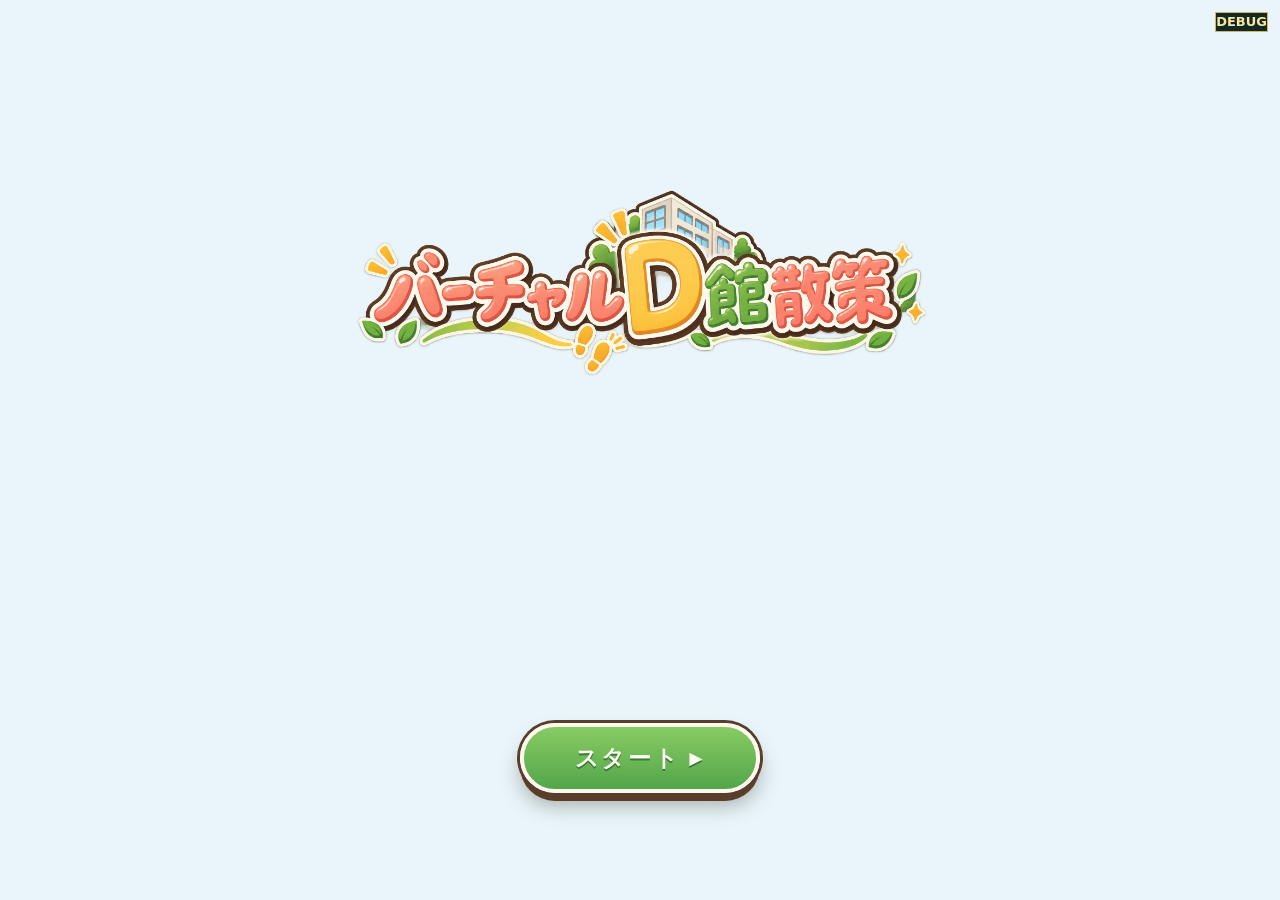
<file: index.html>
<!doctype html>
<html lang="ja">
<head>
  <meta charset="utf-8">
  <meta name="viewport" content="width=device-width, initial-scale=1">
  <meta http-equiv="refresh" content="0; url=./Prototype/index.html">
  <title>怪盗からの挑戦状 ―バーチャルD館盗難事件―</title>
</head>
<body>
  <p><a href="./Prototype/index.html">ゲームを開く</a></p>
</body>
</html>
</file>
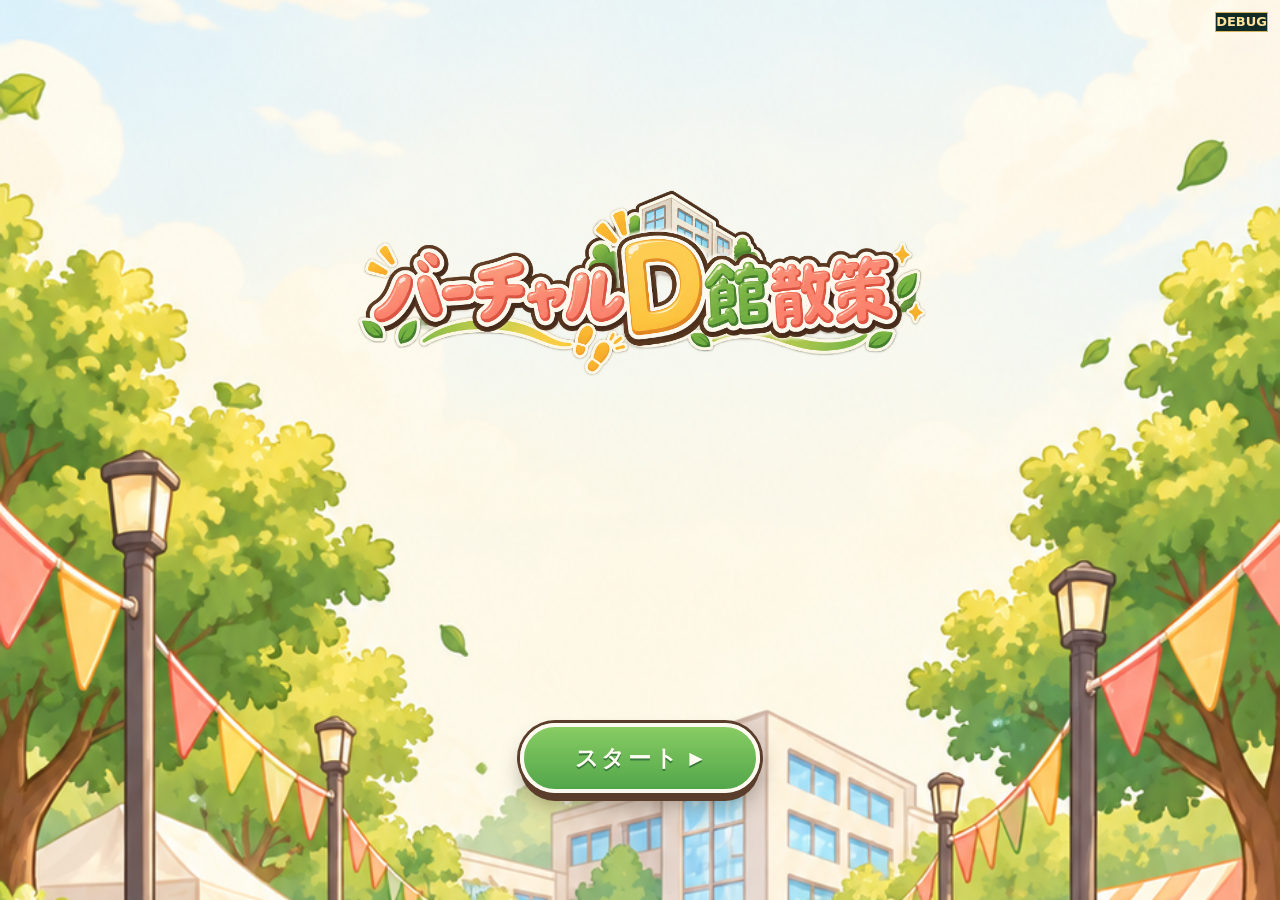
<file: Prototype/index.html>
<!doctype html>
<html lang="ja">
<head>
  <meta charset="utf-8">
  <meta name="viewport" content="width=device-width, initial-scale=1, viewport-fit=cover">
  <meta name="theme-color" content="#101b33">
  <title>怪盗からの挑戦状 ―バーチャルD館盗難事件―</title>
  <style>
    :root { color-scheme: dark; font-family: "Hiragino Kaku Gothic ProN", "Yu Gothic", system-ui, sans-serif; }
    * { box-sizing: border-box; }
    body { margin: 0; min-height: 100dvh; color: #f9f4e8; background: radial-gradient(circle at 78% 5%, #334664 0, transparent 34%), linear-gradient(155deg, #101b33, #16233b 52%, #0c1427); }
    button, a { font: inherit; }
    button { cursor: pointer; }
    .shell { width: min(100%, 620px); min-height: 100dvh; margin: auto; display: flex; flex-direction: column; padding: max(18px, env(safe-area-inset-top)) 18px max(24px, env(safe-area-inset-bottom)); }
    .topbar { display: flex; align-items: center; gap: 10px; }
    .brand { flex: 1; min-width: 0; font-size: .8rem; letter-spacing: .12em; font-weight: 800; color: #e7ca87; }
    .icon-button { border: 1px solid #72819a; color: #fff4d6; background: #233552; border-radius: 14px; min-height: 42px; padding: 7px 12px; white-space: nowrap; }
    .progress { margin: 15px 0 9px; display: flex; align-items: center; gap: 10px; color: #cbd5e7; font-size: .81rem; }
    .progress-track { height: 6px; border-radius: 999px; flex: 1; background: #52617a; overflow: hidden; }
    .progress-fill { height: 100%; background: linear-gradient(90deg, #d9aa56, #ffdf8d); transition: width .2s; }
    .scene { flex: 1; display: flex; flex-direction: column; justify-content: center; padding: 20px 0; }
    .eyebrow { color: #f2c76f; font-size: .76rem; font-weight: 800; letter-spacing: .16em; margin: 0 0 10px; }
    h1, h2, p { margin-top: 0; }
    h1 { font-size: clamp(2rem, 8vw, 3.2rem); line-height: 1.22; letter-spacing: .02em; margin-bottom: 14px; }
    h2 { font-size: 1.55rem; line-height: 1.36; margin-bottom: 14px; }
    p { line-height: 1.75; }
    .lead { color: #d7e0ee; font-size: 1rem; }
    .card { position: relative; background: linear-gradient(145deg, rgba(44,61,91,.97), rgba(26,39,64,.98)); border: 1px solid #8290a5; border-radius: 23px; padding: 22px; box-shadow: 0 18px 35px #050d1a99; }
    .card + .card { margin-top: 13px; }
    .card p:last-child { margin-bottom: 0; }
    .character { min-height: 205px; display: flex; align-items: flex-end; justify-content: center; margin: 0 0 -20px; overflow: hidden; }
    .character img { max-width: 69%; max-height: 260px; object-fit: contain; filter: drop-shadow(0 12px 12px #060c19); }
    .is-novel { background: #0b1722; }
    .is-novel .shell { width: 100%; padding: 0; }
    .is-novel .topbar, .is-novel .progress, .is-novel .footer { display: none; }
    .is-novel .scene { width: min(100%, 620px); min-height: 100dvh; margin: auto; padding: 0; }
    .story-dialogue { position: relative; isolation: isolate; width: 100%; min-height: 100dvh; overflow: hidden; background: linear-gradient(180deg, #122c3d52, #0b192a94), url("../Assets/ui/opening-campus-background.png") center / cover no-repeat; }
    .story-dialogue::before { content: ""; position: absolute; z-index: 1; inset: 0; background: linear-gradient(180deg, #06162420 0%, #07152300 39%, #0914217d 64%, #07101cf2 100%); pointer-events: none; }
    .story-dialogue::after { content: ""; position: absolute; z-index: 2; top: 0; left: 0; width: 100%; height: 5px; background: linear-gradient(90deg, #b98845, #f2d69b 43%, #81633f); box-shadow: 0 2px 12px #07101c91; }
    .story-portrait { position: absolute; z-index: 0; inset: 0; display: flex; justify-content: center; align-items: flex-start; pointer-events: none; }
    .story-portrait img { display: block; width: auto; max-width: none; height: clamp(1000px, 128dvh, 1250px); margin-top: clamp(20px, 5dvh, 52px); filter: drop-shadow(0 16px 20px #07101cba); transition: filter .25s ease, opacity .25s ease; }
    .story-dialogue.is-player-speaking .story-portrait img { filter: brightness(.48) saturate(.7) drop-shadow(0 16px 20px #07101cba); opacity: .82; }
    .story-dialogue.is-suspect .story-portrait img { transform: translateX(-11%); filter: brightness(.63) saturate(.68) drop-shadow(0 16px 20px #07101cba); }
    .suspect-vision { position: absolute; z-index: 2; top: 9%; right: -18%; width: 74%; height: 64%; display: flex; justify-content: center; pointer-events: none; background: radial-gradient(ellipse at 46% 42%, #9e7dcf75 0, #6550925c 27%, transparent 69%); }
    .suspect-vision img { width: auto; height: 100%; opacity: .82; filter: brightness(0) saturate(100%) invert(25%) sepia(19%) saturate(1500%) hue-rotate(219deg) brightness(92%) drop-shadow(0 0 11px #c5a9f0); }
    .story-dialogue .story-eyebrow { position: absolute; z-index: 2; top: max(25px, env(safe-area-inset-top)); left: 23px; margin: 0; color: #ffe3a5; font-size: .69rem; letter-spacing: .17em; text-shadow: 0 2px 8px #061322; }
    .story-dialogue .story-card { position: absolute; z-index: 3; right: 0; bottom: max(24px, env(safe-area-inset-bottom)); left: 0; padding: 20px clamp(24px, 6vw, 40px) 12px; }
    .story-dialogue .story-card .speaker { display: inline-block; margin: 0 0 14px; padding: 0 0 7px; border-bottom: 2px solid #e4bb74; border-radius: 0; background: transparent; color: #ffe2a7; font-size: .9rem; letter-spacing: .18em; text-shadow: 0 2px 7px #030c13; }
    .story-dialogue .story-card .dialogue { min-height: 0; margin-bottom: 0; color: #fffaf0; font-size: clamp(1.08rem, 4.5vw, 1.28rem); font-weight: 700; line-height: 1.7; letter-spacing: .015em; text-shadow: 0 2px 7px #020a11, 0 0 12px #071521; }
    .story-dialogue .story-card .actions { display: flex; justify-content: flex-end; gap: 12px; margin-top: 12px; }
    .story-dialogue .story-card .primary { min-height: 44px; padding: 8px 4px 8px 12px; border: 0; border-radius: 0; background: transparent; box-shadow: none; color: #f9df9e; font-size: .88rem; letter-spacing: .13em; text-shadow: 0 2px 7px #040d16; }
    .story-dialogue .story-card .primary::after { content: "◆"; display: inline-block; margin-left: .85em; font-size: .7em; vertical-align: .13em; animation: story-cue 1.5s ease-in-out infinite; }
    .story-dialogue .story-card .primary:active { transform: none; box-shadow: none; color: #fff; }
    .story-dialogue.is-choice .story-card .actions { display: grid; grid-template-columns: 1fr 1fr; gap: 9px; }
    .story-dialogue.is-choice .story-card .primary, .story-dialogue.is-choice .story-card .secondary { min-height: 52px; padding: 9px 8px; border: 1px solid #d8b778c9; border-radius: 8px; background: #162a3fd6; box-shadow: 0 5px 16px #020b1599; color: #ffebbe; font-size: .88rem; letter-spacing: .02em; text-shadow: none; }
    .story-dialogue.is-choice .story-card .primary::after { content: none; }
    .story-dialogue.is-choice .story-card .secondary { border-color: #9cabb3a3; background: #112235c4; color: #e0e7e8; }
    .item-acquired-stage { position: relative; isolation: isolate; width: 100%; min-height: 100dvh; display: grid; place-items: center; overflow: hidden; padding: 48px 24px max(30px, env(safe-area-inset-bottom)); text-align: center; background: linear-gradient(180deg, #081827b5, #07111be8), url("../Assets/ui/opening-campus-background.png") center / cover no-repeat; }
    .item-acquired-stage::before { content: ""; position: absolute; top: 16%; left: 50%; width: 330px; height: 330px; transform: translateX(-50%); border-radius: 50%; background: radial-gradient(circle, #f1c76c52, transparent 68%); }
    .item-acquired-content { position: relative; z-index: 2; width: min(100%, 350px); }
    .item-acquired-art { display: block; width: min(73%, 310px); max-height: 48dvh; margin: 0 auto 20px; object-fit: contain; filter: drop-shadow(0 20px 25px #000c) drop-shadow(0 0 21px #d8b45a75); }
    .item-acquired-label { display: block; color: #e4bf71; font-size: .68rem; font-weight: 900; letter-spacing: .2em; }
    .item-acquired-content h2 { margin: 12px 0 8px; color: #fff7e4; font-size: 1.4rem; line-height: 1.5; }
    .item-acquired-content p { margin: 0 auto 25px; color: #c9d7cf; font-size: .86rem; line-height: 1.7; }
    .item-acquired-content .primary { width: min(100%, 280px); }

    .is-terminal { overflow: hidden; background: radial-gradient(circle at 50% -15%, #45645142, transparent 36%), linear-gradient(180deg, #171d19, #080c0a); }
    .is-terminal .shell { width: 100%; padding: 0; }
    .is-terminal .topbar, .is-terminal .progress, .is-terminal .footer { display: none; }
    .is-terminal .scene { width: min(100%, 470px); min-height: 100dvh; margin: auto; padding: max(10px, env(safe-area-inset-top)) 8px max(12px, env(safe-area-inset-bottom)); }
    .first-terminal { --terminal-cream: #fff4d8; --terminal-soft: #becdc4; --terminal-gold: #e4ba61; --terminal-gold-hi: #ffdda0; position: relative; width: 100%; min-height: calc(100dvh - max(22px, env(safe-area-inset-top))); overflow: hidden; overflow: clip; border: 7px solid #70402a; border-radius: 28px; color: var(--terminal-cream); background: radial-gradient(circle at 78% 10%, #2f74503b, transparent 32%), linear-gradient(155deg, #11271f, #07110e 68%); box-shadow: 0 0 0 2px #dcb45e, 0 0 0 5px #271713, 0 25px 55px #000b; }
    .first-terminal::before, .first-terminal::after { content: ""; position: absolute; z-index: 30; top: 0; width: 52px; height: 52px; border-bottom: 2px solid #f1d17c; background: linear-gradient(135deg, #f0c768, #926123 63%, #4e2e10); pointer-events: none; }
    .first-terminal::before { left: 0; border-right: 2px solid #f1d17c; border-bottom-right-radius: 25px; }
    .first-terminal::after { right: 0; border-left: 2px solid #f1d17c; border-bottom-left-radius: 25px; }
    .terminal-scanlines { position: absolute; z-index: 25; inset: 0; opacity: .35; background: repeating-linear-gradient(180deg, #fff05 0, #fff05 1px, transparent 1px, transparent 5px); pointer-events: none; }
    .first-ring { position: absolute; inset: 0; display: flex; flex-direction: column; align-items: center; padding: 73px 28px 31px; text-align: center; background: radial-gradient(circle at 50% 35%, #274a37, #07120f 70%); }
    .first-device-label { margin-bottom: auto; color: #c7d1cb; font-size: .72rem; font-weight: 800; letter-spacing: .16em; }
    .first-call-avatar { position: relative; width: 176px; height: 176px; margin: 32px 0 24px; overflow: hidden; border: 2px solid #e2bd6e; border-radius: 50%; background: radial-gradient(circle at 50% 35%, #667d6e, #173326 72%); box-shadow: 0 0 0 12px #dcb65e0a, 0 0 0 26px #dcb65e05, 0 18px 48px #0008; animation: terminal-ring 1.8s ease-in-out infinite; }
    .first-call-avatar img { position: absolute; top: -10%; left: 50%; width: auto; height: 500%; transform: translateX(-50%); filter: brightness(.92) saturate(.82); }
    .first-ring h2 { margin: 0 0 7px; font-size: 1.66rem; letter-spacing: .08em; }
    .first-ring p { margin: 0; color: #b9cbc0; font-size: .88rem; line-height: 1.6; }
    .first-phone-actions { display: flex; justify-content: center; gap: 68px; width: 100%; margin-top: auto; }
    .first-call-button { min-width: 76px; padding: 0; border: 0; color: #f4f7f5; background: transparent; cursor: pointer; }
    .first-call-button span { display: grid; width: 62px; height: 62px; margin: 0 auto 9px; place-items: center; border-radius: 50%; color: white; font-size: 1.65rem; box-shadow: 0 8px 20px #0007; }
    .first-call-button small { display: block; color: #e5ebe7; font-size: .72rem; }
    .first-call-button.decline span { background: #bd4545; transform: rotate(135deg); }
    .first-call-button.accept span { background: #4f9f62; }
    .first-call-stage { position: absolute; inset: 0; overflow: hidden; overflow: clip; background: linear-gradient(145deg, #112e22, #07110e 64%); }
    .first-call-status { position: absolute; z-index: 6; top: 68px; right: 20px; left: 20px; display: flex; align-items: center; justify-content: center; gap: 7px; color: #dfeae4; font-size: .7rem; font-weight: 800; letter-spacing: .1em; }
    .first-call-status i { width: 7px; height: 7px; border-radius: 50%; background: #75d394; box-shadow: 0 0 10px #75d394; }
    .first-call-status time { color: #93aa9d; font: 700 .7rem ui-monospace, monospace; }
    .first-call-band { position: absolute; z-index: 1; top: 27%; right: -18%; width: 138%; height: 29%; transform: rotate(-7deg); border-top: 2px solid #e7bc65; border-bottom: 2px solid #a5792f; background: linear-gradient(90deg, #0d1b16, #285239 55%, #14251d); box-shadow: 0 18px 35px #0008; }
    .first-call-detective { position: absolute; z-index: 2; top: 7%; left: 50%; width: auto; height: 126%; transform: translateX(-50%); filter: drop-shadow(-15px 18px 20px #0009); }
    .first-call-stage.is-player .first-call-detective { opacity: .34; }
    .first-call-frost { position: absolute; z-index: 3; right: 0; bottom: 0; left: 0; height: 42%; border-top: 1px solid #d5ad5952; background: linear-gradient(180deg, #10241db5, #06100ff2 34%); backdrop-filter: blur(12px) saturate(.7); -webkit-backdrop-filter: blur(12px) saturate(.7); box-shadow: 0 -18px 40px #06100f75; }
    .first-call-dialogue { position: absolute; z-index: 4; right: 0; bottom: 0; left: 0; min-height: 40%; padding: 28px 22px max(21px, env(safe-area-inset-bottom)); }
    .first-call-dialogue .speaker { margin: 0; padding: 0 0 7px; border-bottom: 2px solid var(--terminal-gold); border-radius: 0; color: var(--terminal-gold-hi); background: transparent; font-size: .76rem; letter-spacing: .16em; }
    .first-call-dialogue .dialogue { min-height: 101px; margin: 15px 0 0; color: #fffaf0; font-size: 1.08rem; line-height: 1.72; }
    .first-call-controls { display: flex; justify-content: flex-end; margin-top: 8px; }
    .first-call-controls .primary { min-height: 49px; padding: 9px 15px; border: 0; border-radius: 11px; color: #182016; background: linear-gradient(180deg, #ffe09a, #d5a64d); box-shadow: 0 4px 0 #76511d; }

    .terminal-guide { position: absolute; inset: 0; display: grid; place-items: center; padding: 52px 25px max(30px, env(safe-area-inset-bottom)); text-align: center; background: radial-gradient(circle at 50% 34%, #23594887, transparent 38%), linear-gradient(180deg, #071825f0, #07120ffd), url("../Assets/ui/opening-campus-background.png") center / cover no-repeat; }
    .terminal-guide::before { content: ""; position: absolute; inset: 0; opacity: .18; background: repeating-linear-gradient(0deg, transparent 0 5px, #b4f2d20e 6px), repeating-linear-gradient(90deg, transparent 0 31px, #8fe4c40b 32px); }
    .terminal-guide-content { position: relative; z-index: 2; width: min(100%, 330px); }
    .terminal-voice { display: flex; align-items: center; justify-content: center; gap: 5px; width: 88px; height: 88px; margin: 0 auto 26px; border: 1px solid #82d7b793; border-radius: 50%; background: #0b2e25b8; box-shadow: 0 0 0 12px #72d4ae0a, 0 0 32px #65d2a65c; }
    .terminal-voice i { display: block; width: 4px; height: 19px; border-radius: 2px; background: #b5f2d8; box-shadow: 0 0 7px #76d9b5; animation: terminal-wave 1.1s ease-in-out infinite; }
    .terminal-voice i:nth-child(2), .terminal-voice i:nth-child(4) { height: 34px; animation-delay: -.25s; }
    .terminal-voice i:nth-child(3) { height: 48px; animation-delay: -.45s; }
    .terminal-guide-label { display: block; color: #9ce5c9; font-size: .68rem; font-weight: 900; letter-spacing: .2em; }
    .terminal-guide h2 { margin: 13px 0 15px; color: #fff7e4; font-size: 1.38rem; }
    .terminal-guide p { margin: 0 auto; color: #d2e1dc; font-size: .91rem; line-height: 1.85; }
    .terminal-guide-order { margin-top: 17px !important; padding: 13px 12px; border-top: 1px solid #90d9bc4d; border-bottom: 1px solid #90d9bc4d; color: #fff3d3 !important; font-weight: 800; }
    .terminal-guide .primary { width: min(100%, 280px); margin-top: 30px; }

    .terminal-home { position: absolute; inset: 0; display: flex; flex-direction: column; background: radial-gradient(circle at 78% 10%, #2f74503b, transparent 32%), linear-gradient(155deg, #11271f, #07110e 68%); }
    .terminal-home-header { display: flex; justify-content: space-between; gap: 12px; padding: 63px 20px 15px; border-bottom: 1px solid #d2ae5b5e; }
    .terminal-home-header span { display: block; color: var(--terminal-gold-hi); font-size: .68rem; font-weight: 800; letter-spacing: .16em; }
    .terminal-home-header small { color: #9db2a6; font-size: .73rem; }
    .terminal-home-count { color: #bfcfc5; font-size: .7rem; text-align: right; }
    .terminal-home-count strong { display: block; margin-top: 2px; color: var(--terminal-gold-hi); font-size: 1.15rem; }
    .terminal-home-main { flex: 1; padding: 29px 22px 18px; }
    .terminal-home-main .eyebrow { color: var(--terminal-gold-hi); font-size: .69rem; }
    .terminal-home-main h1 { margin: 9px 0 11px; font-size: clamp(1.75rem, 7vw, 2.15rem); line-height: 1.28; }
    .terminal-home-main > p { margin: 0; color: var(--terminal-soft); font-size: .89rem; line-height: 1.7; }
    .terminal-home-map { height: 195px; margin: 20px -22px 16px; overflow: hidden; border-top: 1px solid #d0ae6260; border-bottom: 1px solid #d0ae6260; background: #dbc17d0d; }
    .terminal-home-map img { width: 145%; height: 100%; object-fit: contain; transform: translateX(-16%); filter: sepia(.7) saturate(.55) brightness(.66); opacity: .72; }
    .terminal-home-main > .primary { width: 100%; }
    .terminal-home-notice { display: flex; align-items: center; gap: 10px; margin-top: 18px; padding-top: 15px; border-top: 1px solid #53695c78; }
    .terminal-home-notice i { width: 10px; height: 10px; flex: 0 0 auto; border-radius: 50%; background: #f4c666; box-shadow: 0 0 13px #f4c666; }
    .terminal-home-notice span { color: #d9e4dd; font-size: .8rem; }
    .terminal-home-notice button { margin-left: auto; min-height: 40px; padding: 6px 10px; border: 1px solid #d9b561; border-radius: 8px; color: #ffe9b6; background: #5b4628; }
    .terminal-home-nav { display: grid; grid-template-columns: repeat(3, 1fr); gap: 4px; padding: 8px 11px max(10px, env(safe-area-inset-bottom)); border-top: 1px solid #c19c5360; background: #07100edb; }
    .terminal-home-nav button { min-height: 48px; border: 0; border-radius: 8px; color: #8fa499; background: transparent; }
    .terminal-home-nav button:first-child { color: #ffdf98; background: #d1aa5418; }
    @keyframes story-cue { 50% { opacity: .35; transform: translateY(3px); } }
    @keyframes terminal-ring { 50% { box-shadow: 0 0 0 20px #dcb65e06, 0 0 0 40px #dcb65e03, 0 18px 58px #cf9c3e50; } }
    @keyframes terminal-wave { 50% { transform: scaleY(.4); opacity: .45; } }
    @media (max-height: 700px) { .story-portrait img { margin-top: 20px; } .story-dialogue .story-card { padding-top: 12px; } .story-dialogue .story-card .dialogue { font-size: 1rem; line-height: 1.55; } }
    @media (max-height: 730px) {
      .first-ring { padding-top: 68px; }
      .first-call-avatar { width: 148px; height: 148px; margin: 18px 0 16px; }
      .first-call-detective { height: 122%; }
      .first-call-dialogue { padding-top: 21px; }
      .first-call-dialogue .dialogue { min-height: 80px; }
      .terminal-home-header { padding: 55px 18px 9px; }
      .terminal-home-main { padding: 14px 20px 9px; }
      .terminal-home-main h1 { margin: 5px 0 6px; font-size: 1.58rem; }
      .terminal-home-main > p { font-size: .79rem; line-height: 1.5; }
      .terminal-home-map { height: 112px; margin: 10px -20px; }
      .terminal-home-main > .primary { min-height: 45px; padding: 8px 12px; }
      .terminal-home-notice { margin-top: 10px; padding-top: 8px; }
      .terminal-home-notice button { min-height: 36px; }
      .terminal-home-nav { padding-top: 4px; padding-bottom: max(5px, env(safe-area-inset-bottom)); }
      .terminal-home-nav button { min-height: 42px; }
    }
    @media (prefers-reduced-motion: reduce) { .story-dialogue .story-card .primary::after, .first-call-avatar, .terminal-voice i { animation: none; } }
    .speaker { display: inline-block; color: #152033; background: #ffda8b; font-weight: 900; border-radius: 999px; padding: 4px 14px; margin-bottom: 12px; }
    .dialogue { font-size: 1.12rem; font-weight: 700; min-height: 95px; }
    .actions { display: grid; gap: 11px; margin-top: 19px; }
    .primary, .secondary { border-radius: 15px; min-height: 54px; padding: 12px 16px; text-align: center; text-decoration: none; font-weight: 900; }
    .primary { border: 1px solid #fff0bc; background: linear-gradient(180deg, #ffe39a, #e9b957); color: #182336; box-shadow: 0 5px 0 #a07632; }
    .primary:active { transform: translateY(4px); box-shadow: 0 1px 0 #a07632; }
    .secondary { color: #fff2d5; background: #243854; border: 1px solid #9daac2; }
    .primary:focus-visible, .secondary:focus-visible, .icon-button:focus-visible { outline: 3px solid #fff; outline-offset: 3px; }
    .small { font-size: .83rem; color: #bac9da; }
    .signal { color: #f6ce77; font-weight: 800; }
    .error { color: #ffb2a6; font-family: ui-monospace, monospace; font-size: .92rem; border-left: 3px solid #ff8e79; padding-left: 13px; }
    .chapter { color: #9fb4d0; font-weight: 700; margin-bottom: 5px; }
    .grid { display: grid; gap: 13px; }
    .mission { display: grid; grid-template-columns: 65px 1fr; gap: 13px; align-items: center; }
    .mission img { width: 65px; height: 65px; object-fit: contain; }
    .mission h3 { margin: 0 0 4px; font-size: 1.05rem; }
    .mission p { margin: 0; font-size: .84rem; color: #cfdaea; }
    .mission .actions { grid-column: 1 / -1; margin-top: 0; }
    .badge { display: inline-block; background: #d8b66f; color: #182338; font-size: .75rem; font-weight: 900; padding: 4px 9px; border-radius: 999px; margin-top: 7px; }
    .letter { border: 1px dashed #d5ba85; background: #eee0bf; color: #34291f; border-radius: 15px; padding: 17px; }
    .letter p { margin-bottom: 0; }
    .letter h3 { margin: 0 0 8px; }
    .modal { position: fixed; inset: 0; background: #030816cf; display: grid; place-items: center; padding: 18px; z-index: 10; }
    .modal[hidden] { display: none; }
    .modal-panel { width: min(100%, 580px); max-height: 85dvh; overflow: auto; background: #233653; border: 1px solid #d9b770; border-radius: 22px; padding: 22px; }
    .bag-row { display: flex; gap: 11px; align-items: center; padding: 10px 0; border-bottom: 1px solid #677b96; }
    .bag-row img { width: 55px; height: 55px; object-fit: contain; }
    .bag-row p { margin: 0; }
    .history-log { overflow: hidden; margin-top: 12px; border: 1px solid #71849b; border-radius: 14px; }
    .history-log-row { display: grid; grid-template-columns: 56px 1fr; gap: 12px; padding: 14px; border-bottom: 1px solid #60738c; background: #192d49; }
    .history-log-row:last-child { border-bottom: 0; }
    .history-log-row.is-player { background: #2b3f5b; }
    .history-log-row strong { color: #f4cf7c; font-size: .82rem; }
    .history-log-row p { margin: 0; color: #f6f2e8; font-size: .9rem; line-height: 1.65; }
    .is-terminal .modal-panel { width: min(100%, 430px); border-color: #d5b360; background: linear-gradient(145deg, #173229, #091512); box-shadow: 0 24px 65px #000c; }
    .is-terminal .history-log { border-color: #806c42; }
    .is-terminal .history-log-row { border-color: #655c40; background: #10231d; }
    .is-terminal .history-log-row.is-player { background: #193127; }
    .modal .actions { margin-top: 20px; }
    .footer { text-align: center; color: #91a4bd; font-size: .72rem; padding: 12px 0 0; }
    body.is-opening { background: #e9f5fb url("../Assets/ui/opening-campus-background.png") center center / cover no-repeat; }
    .is-opening .shell { width: 100%; padding: 0; }
    .is-opening .topbar, .is-opening .progress, .is-opening .footer { display: none; }
    .is-opening .scene { width: min(100%, 620px); margin: 0 auto; padding: 0; }
    .opening-layout { min-height: 100dvh; display: flex; flex-direction: column; align-items: center; padding: max(30px, env(safe-area-inset-top)) 16px max(26px, env(safe-area-inset-bottom)); }
    .opening-logo { display: block; width: 100%; height: auto; margin-top: clamp(75px, 17dvh, 180px); }
    .opening-actions { margin-top: auto; margin-bottom: clamp(54px, 9dvh, 110px); }
    .opening-start-button { min-width: 240px; min-height: 70px; padding: 12px 27px; border: 4px solid #fffaf0; border-radius: 999px; background: linear-gradient(180deg, #88cc63, #52a64a); color: #fffdf2; font-size: 1.45rem; font-weight: 900; letter-spacing: .12em; text-shadow: 0 2px 0 #39783b; box-shadow: 0 0 0 3px #5b3d2b, 0 8px 0 #5b3d2b, 0 13px 20px #3e38245c; transition: transform .12s, box-shadow .12s; }
    .opening-start-button span { display: inline-block; margin-left: .5em; font-size: .75em; vertical-align: .06em; }
    .opening-start-button:active { transform: translateY(6px); box-shadow: 0 0 0 3px #5b3d2b, 0 2px 0 #5b3d2b, 0 5px 10px #3e38245c; }
    .opening-start-button:focus-visible { outline: 3px solid #235c3b; outline-offset: 8px; }
    @media (min-width: 560px) { .grid.two { grid-template-columns: 1fr 1fr; } }
  </style>
  <link rel="stylesheet" href="./post-story.css?v=20261013">
  <link rel="stylesheet" href="./d-map-display.css">
</head>
<body>
  <svg width="0" height="0" aria-hidden="true" focusable="false" style="position:absolute;pointer-events:none"><defs id="mapColorFilters"></defs></svg>
  <div class="shell">
    <header class="topbar">
      <div class="brand">MET / D館消失事件</div>
      <button id="bagButton" class="icon-button" type="button" hidden>調査バッグ</button>
      <button id="resetButton" class="icon-button" type="button">最初から</button>
    </header>
    <div class="progress"><span id="progressText">事件発生前</span><div class="progress-track"><div id="progressFill" class="progress-fill"></div></div></div>
    <main id="scene" class="scene" aria-live="polite"></main>
    <footer class="footer">9月21日フィードバック用試作 · 現地ARと3D記録はスキップ可能</footer>
  </div>
  <div class="modal" id="modal" hidden role="dialog" aria-modal="true" aria-label="通信端末の記録"><div class="modal-panel" id="modalPanel"></div></div>
  <script src="./post-story.js?v=20261014"></script>
  <script src="./d-map-display.js"></script>
  <script>
    const scene = document.getElementById("scene");
    const modal = document.getElementById("modal");
    const modalPanel = document.getElementById("modalPanel");
    const bagButton = document.getElementById("bagButton");
    const progressText = document.getElementById("progressText");
    const progressFill = document.getElementById("progressFill");
    const K = "d-case-";
    const get = key => { try { return localStorage.getItem(key); } catch { return null; } };
    const put = (key, value) => { try { localStorage.setItem(key, value); } catch { /* Private mode may refuse persistence. */ } };
    const yes = key => get(key) === "true";
    const mark = key => put(key, "true");
    const before = [
      ["システム", "エラー。四つのオブジェクトデータが見つかりません。"],
      ["あなた", "え？　なんだ、これ？"],
      ["探偵", "その画面、少し見せてもらえるか？"],
      ["あなた", "え？　あなたは誰ですか？"],
      ["探偵", "俺は、METに所属している探偵だ。仲間から『バーチャルD館で遊ぼう』のデータに異常が起きたと連絡を受けて、駆けつけた。"],
      ["探偵", "……なんだと。四つのオブジェクトデータが盗まれている。"],
      ["あなた", "何か心当たりがあるんですか？"],
      ["探偵", "ああ。前にも、盗んだ物を人質にして、俺にゲームを仕掛けてきた怪盗がいる。"],
      ["探偵", "もしかしたら、あいつかもな。"],
      ["探偵", "もしあいつの仕業なら、今回もゲームに勝たなければ取り返せないだろう。"],
      ["探偵", "俺一人では大学中を探せない。力を貸してくれないか？"]
    ];
    const after = [
      ["あなた", "協力します。"],
      ["探偵", "助かるよ。"],
      ["探偵", "盗難された4つがどこにあるのか、まだ分からない。まず君はD館を調べてくれ。俺はほかの館を探す。"],
      ["探偵", "離れている間は、これを受け取ってくれ。"]
    ];
    const firstCall = [
      ["探偵", "聞こえるか？"],
      ["あなた", "はい、聞こえています。"],
      ["探偵", "通信状態は問題なさそうだな。"]
    ];
    const firstBriefing = [
      ["探偵", "よし。君にはD館の調査を頼みたい。"],
      ["あなた", "本物のモニュメントは、まだそこにあるんですよね？"],
      ["探偵", "ああ。本物はそのまま残っている。"],
      ["探偵", "現地のモニュメントと、端末に映るバーチャルD館を見比べてほしい。"],
      ["探偵", "五つを調べて、画面の中で消えているものが分かったら、連絡してくれ。"],
      ["あなた", "分かりました。調べてみます。"]
    ];
    // Keep the meaning of a saved position in the previous three-line briefing.
    if (get(K + "briefing-version") !== "2") {
      if (!yes(K + "intro-done") && get(K + "intro-stage") === "first-briefing") {
        const oldIndex = Number(get(K + "intro-index") || 0);
        put(K + "intro-index", String([0, 4, 5][Math.min(2, Math.max(0, oldIndex))] || 0));
      }
      put(K + "briefing-version", "2");
    }
    const portrait = { "探偵": "../Assets/characters/detective-front-3x4.png", "怪盗": "../Assets/characters/phantom-thief-front-3x4.png" };
    const safe = text => String(text).replace(/[&<>\"]/g, ch => ({"&":"&amp;","<":"&lt;",">":"&gt;",'"':"&quot;"})[ch]);
    const button = (label, action, type = "primary") => `<button type="button" class="${type}" data-action="${action}">${label}</button>`;

    function progress() {
      const amount = (yes("d-building-investigation-complete") ? 1 : 0) + (yes("b-center-ar-success") ? 1 : 0) + (yes("g-object-ar-success") ? 1 : 0) + (yes("d-final-sorting-success") ? 1 : 0);
      progressText.textContent = `ゲーム ${amount}/4`;
      progressFill.style.width = `${amount * 25}%`;
      bagButton.hidden = !yes(K + "intro-done");
    }

    function renderDialogue([speaker, line], action, label = "次へ", showDetective = true, showSuspect = false) {
      if (speaker === "システム") {
        scene.innerHTML = `<p class="eyebrow">THE MISSING OBJECTS / STORY</p><div class="card"><span class="speaker">${speaker}</span><p class="dialogue">${safe(line)}</p><div class="actions">${button(label, action)}</div></div>`;
        return;
      }
      scene.innerHTML = `<div class="story-dialogue${speaker === "あなた" && showDetective ? " is-player-speaking" : ""}${showSuspect ? " is-suspect" : ""}"><p class="eyebrow story-eyebrow">CASE 01 / D館データ異常</p>${showDetective ? `<div class="story-portrait"><img src="${portrait["探偵"]}" alt="探偵"></div>` : ""}${showSuspect ? `<div class="suspect-vision" aria-hidden="true"><img src="../Assets/characters/phantom-thief-silhouette-left-3x4.png" alt=""></div>` : ""}<div class="story-card"><span class="speaker">${speaker}</span><p class="dialogue">${safe(line)}</p><div class="actions">${button(label, action)}</div></div></div>`;
    }

    function renderTerminalHandoff() {
      scene.innerHTML = `<div class="item-acquired-stage"><div class="item-acquired-content"><img class="item-acquired-art" src="../Assets/ui/detective-communication-terminal.png" alt="探偵から受け取った通信端末"><span class="item-acquired-label">SYSTEM / ITEM ACQUIRED</span><h2>通信端末を手に入れた。</h2><p>探偵との連絡や、調査記録の確認に使える端末だ。</p>${button("端末を受け取る", "accept-terminal")}</div></div>`;
    }

    function terminalFrame(content, label = "通信端末") {
      scene.innerHTML = `<section class="first-terminal" aria-label="${label}"><div class="terminal-scanlines" aria-hidden="true"></div>${content}</section>`;
    }

    function renderFirstIncoming(missed = false) {
      terminalFrame(`<div class="first-ring"><span class="first-device-label">通信端末</span><div class="first-call-avatar"><img src="${portrait["探偵"]}" alt="探偵の顔"></div><h2>${missed ? "不在着信" : "探偵"}</h2><p>${missed ? "探偵へかけ直せます" : "音声通話の着信"}</p><div class="first-phone-actions">${missed ? "" : `<button class="first-call-button decline" type="button" data-action="decline-first-call"><span aria-hidden="true">☎</span><small>拒否</small></button>`}<button class="first-call-button accept" type="button" data-action="answer-first-call"><span aria-hidden="true">☎</span><small>${missed ? "かけ直す" : "応答"}</small></button></div></div>`, "探偵からの着信");
    }

    function renderFirstCall(index) {
      const [speaker, line] = firstCall[Math.min(index, firstCall.length - 1)];
      renderCallDialogue(speaker, line, button(index === firstCall.length - 1 ? "通話を終える" : "次へ", "first-call-next"));
    }

    function renderTerminalGuide() {
      terminalFrame(`<div class="terminal-guide"><div class="terminal-guide-content"><div class="terminal-voice" aria-hidden="true"><i></i><i></i><i></i><i></i><i></i></div><span class="terminal-guide-label">SYSTEM VOICE / GUIDE</span><h2>通信端末を開いてください。</h2><p>このゲームでは、探偵から受け取った通信端末を使って捜査を進めます。</p><p class="terminal-guide-order">まずは端末を起動し、現在の任務を確認してください。</p>${button("通信端末を開く", "open-terminal-home")}</div></div>`, "通信端末の操作案内");
    }

    function renderTerminalHome() {
      terminalFrame(`<section class="terminal-home"><header class="terminal-home-header"><div><span>INVESTIGATION TERMINAL</span><small>探偵と接続中</small></div><div class="terminal-home-count">復元コード<strong>0 / 4</strong></div></header><div class="terminal-home-main"><span class="eyebrow">CURRENT MISSION / 01</span><h1>D館の5つを<br>調べる</h1><p>現地のモニュメントと、端末に映るバーチャルD館を見比べて、消えたデータを見つける。</p><div class="terminal-home-map"><img src="../Assets/maps/d-building-floor-map-with-monuments.png" alt="バーチャルD館1階の調査地図"></div>${button("D館の調査を始める", "go-first-map")}<div class="terminal-home-notice"><i aria-hidden="true"></i><span>最初の通信を保存しました</span><button type="button" data-action="show-first-history">履歴を見る</button></div></div><nav class="terminal-home-nav" aria-label="通信端末のメニュー"><button type="button" aria-current="page">⌖<br>捜査</button><button type="button" data-action="show-first-history">⌁<br>通信</button><button type="button" data-action="show-bag">▱<br>バッグ</button></nav></section>`, "通信端末ホーム");
    }

    function renderIntro() {
      const stage = get(K + "intro-stage") || "start";
      const index = Number(get(K + "intro-index") || 0);
      if (stage === "start") {
        scene.innerHTML = `<div class="opening-layout"><img class="opening-logo" src="../Assets/ui/virtual-d-building-stroll-logo.png" alt="バーチャルD館散策"><div class="opening-actions"><button type="button" class="opening-start-button" data-action="intro-start">スタート<span aria-hidden="true">▶</span></button></div></div>`;
      } else if (stage === "before") {
        renderDialogue(before[Math.min(index, before.length - 1)], "intro-next", "次へ", index !== 1, index === 8 || index === 9);
      } else if (stage === "choice") {
      scene.innerHTML = `<div class="story-dialogue is-choice"><p class="eyebrow story-eyebrow">CASE 01 / 協力要請</p><div class="story-portrait"><img src="${portrait["探偵"]}" alt="探偵"></div><div class="story-card"><span class="speaker">探偵</span><p class="dialogue">俺一人では大学中を探せない。力を貸してくれないか？</p><div class="actions">${button("協力する", "accept")}${button("協力しない", "decline", "secondary")}</div></div></div>`;
      } else if (stage === "declined") {
        renderDialogue(["探偵", "そうか、無理にとは言わない。気が変わったら、もう一度声をかけてくれ。"], "back-choice", "もう一度話す");
      } else if (stage === "after") {
        if (index >= after.length) renderTerminalHandoff();
        else renderDialogue(after[index], "after-next");
      } else if (stage === "first-call-incoming") {
        renderFirstIncoming(false);
      } else if (stage === "first-call-missed") {
        renderFirstIncoming(true);
      } else if (stage === "first-call-dialogue") {
        renderFirstCall(index);
      } else if (stage === "first-briefing") {
        renderDialogue(firstBriefing[Math.min(index, firstBriefing.length - 1)], "first-brief-next");
      } else if (stage === "terminal-guide") {
        renderTerminalGuide();
      } else if (stage === "terminal-home") {
        renderTerminalHome();
      }
    }

    function nextReport() {
      const b = yes("b-center-ar-success") && !yes(K + "reported-b");
      const g = yes("g-object-ar-success") && !yes(K + "reported-g");
      if (b && g) return get(K + "first-recovery") === "g" ? "g" : "b";
      return b ? "b" : g ? "g" : null;
    }

    function render() {
      const introStage = get(K + "intro-stage") || "start";
      const introIndex = Number(get(K + "intro-index") || 0);
      const terminalStages = ["first-call-incoming", "first-call-missed", "first-call-dialogue", "terminal-guide", "terminal-home"];
      document.body.classList.toggle("is-opening", !yes(K + "intro-done") && introStage === "start");
      document.body.classList.toggle("is-novel", !yes(K + "intro-done") && (introStage === "choice" || introStage === "after" || introStage === "declined" || introStage === "first-briefing" || (introStage === "before" && introIndex > 0)));
      document.body.classList.toggle("is-terminal", !yes(K + "intro-done") && terminalStages.includes(introStage));
      progress();
      if (yes("d-final-sorting-success")) return renderPostStory();
      if (!yes(K + "intro-done")) return renderIntro();
      return renderPostStory();
    }

    function showLetter(which) {
      mark(K + `read-${which}`);
      const w = which === "w";
      const fromBag = modal.dataset.view === "bag";
      modalPanel.innerHTML = `<div class="letter-reader"><header><span>怪盗からの手紙 / ${w ? "01" : "02"}</span>${button("閉じる", fromBag ? "letter-back-bag" : "close-modal", "letter-close")}</header><article class="letter-sheet" aria-label="${w ? "W 至円" : "響在-高見観音"}の手紙"><span class="letter-rule" aria-hidden="true">◆</span><p class="letter-recipient">探偵と、その助手へ</p><h2>${w ? "W 至円" : "響在-高見観音"}</h2><p class="letter-message">${w ? "Wリングを取り戻したければ、<strong>B館の看板</strong>へ来い。" : "石のアートを取り戻したければ、<strong>G館近くの彫刻</strong>へ来い。"}</p><footer><span class="letter-seal" aria-hidden="true">◆</span><span>怪盗より</span></footer></article><p class="letter-kept">この手紙は調査バッグから読み返せます。</p>${button(fromBag ? "調査バッグに戻る" : "手紙をしまう", fromBag ? "letter-back-bag" : "close-modal")}</div>`;
      openStoryModal("letter", "怪盗からの手紙");
    }

    function showBag() {
      const map = yes("d-building-investigation-complete");
      const b = yes("b-center-ar-success");
      const g = yes("g-object-ar-success");
      modalPanel.innerHTML = `<p class="eyebrow">INVESTIGATION BAG</p><h2>調査バッグ</h2><div class="bag-row"><img src="../Assets/ui/detective-communication-terminal.png" alt=""><p><strong>探偵の通信端末</strong><br><span class="small">探偵との連絡に使う</span></p></div>${map ? `<div class="bag-row"><span style="font-size:2rem">✉</span><p><strong>怪盗の手紙 × 2</strong><br><span class="small">回収場所の手がかり</span></p></div><div class="actions">${button("W 至円の手紙", "letter-w", "secondary")}${button("響在-高見観音の手紙", "letter-g", "secondary")}</div>` : ""}${b ? '<div class="bag-row"><img src="../Assets/icons/w-ring-icon.png" alt=""><p>回収済み：W 至円</p></div>' : ""}${g ? '<div class="bag-row"><img src="../Assets/icons/stone-art-icon.png" alt=""><p>回収済み：響在-高見観音</p></div>' : ""}<div class="actions">${button("閉じる", "close-modal")}</div>`;
      if (b || g) modalPanel.insertAdjacentHTML("beforeend", '<div class="actions"><a class="secondary" href="./d-building-map.html">復元したD館のデータを見る</a></div>');
      openStoryModal("bag", "調査バッグ");
    }

    function showFirstHistory() {
      const rows = [...firstCall, ...readPostHistory().map(row => [row.speaker, row.line])].map(([speaker, line]) => `<div class="history-log-row${speaker === "あなた" ? " is-player" : ""}"><strong>${safe(speaker)}</strong><p>${safe(line)}</p></div>`).join("");
      modalPanel.innerHTML = `<p class="eyebrow">COMMUNICATION LOG</p><h2>通信履歴</h2><div class="history-log">${rows}</div><p class="small">これまでに交わした通信を保存しています。</p><div class="actions">${button("閉じる", "close-modal")}</div>`;
      openStoryModal("history", "通信履歴");
    }

    document.addEventListener("click", event => {
      const action = event.target.closest("[data-action]")?.dataset.action;
      if (!action) return;
      if (handlePostAction(action)) return;
      if (action === "intro-start") { location.href = "./error-popup-sequence.html?fromStory=1"; return; }
      else if (action === "intro-next") { const i = Number(get(K + "intro-index") || 0) + 1; put(K + "intro-index", String(i)); if (i >= before.length) put(K + "intro-stage", "choice"); }
      else if (action === "accept") { put(K + "intro-stage", "after"); put(K + "intro-index", "0"); }
      else if (action === "decline") put(K + "intro-stage", "declined");
      else if (action === "back-choice") put(K + "intro-stage", "choice");
      else if (action === "after-next") {
        const i = Number(get(K + "intro-index") || 0) + 1;
        if (i === 2) { location.href = "./formal-title-detective.html?fromStory=1"; return; }
        put(K + "intro-index", String(i));
      }
      else if (action === "accept-terminal") { put(K + "intro-stage", "first-call-incoming"); put(K + "intro-index", "0"); }
      else if (action === "decline-first-call") put(K + "intro-stage", "first-call-missed");
      else if (action === "answer-first-call") { put(K + "intro-stage", "first-call-dialogue"); put(K + "intro-index", "0"); }
      else if (action === "first-call-next") {
        const i = Number(get(K + "intro-index") || 0) + 1;
        if (i >= firstCall.length) { put(K + "intro-stage", "first-briefing"); put(K + "intro-index", "0"); }
        else put(K + "intro-index", String(i));
      }
      else if (action === "first-brief-next") {
        const i = Number(get(K + "intro-index") || 0) + 1;
        if (i >= firstBriefing.length) { put(K + "intro-stage", "terminal-guide"); put(K + "intro-index", "0"); }
        else put(K + "intro-index", String(i));
      }
      else if (action === "open-terminal-home") { put(K + "intro-stage", "terminal-home"); put(K + "intro-index", "0"); }
      else if (action === "show-first-history") { showFirstHistory(); return; }
      else if (action === "show-bag") { showBag(); return; }
      else if (action === "go-first-map") { mark(K + "intro-done"); location.href = "./d-building-map.html"; return; }
      else if (action === "report-map") mark(K + "map-reported");
      else if (action === "revisit-map") { location.href = "./d-building-map.html"; return; }
      else if (action === "letter-w" || action === "letter-g") { showLetter(action.slice(-1)); return; }
      else if (action === "close-modal") { closeStoryModal(); return; }
      else if (action === "go-b" || action === "go-g") { if (!get(K + "first-recovery")) put(K + "first-recovery", action.slice(-1)); location.href = action === "go-b" ? "./b-letter-flow/index.html" : "./g-statue-anamorphosis/index.html"; return; }
      else if (action === "report-b" || action === "report-g") mark(K + "reported-" + action.slice(-1));
      else if (action === "go-final") { location.href = "./d-final-sorting/index.html"; return; }
      render();
    });
    bagButton.addEventListener("click", showBag);
    document.getElementById("resetButton").addEventListener("click", () => {
      if (!confirm("この端末の調査・ゲーム進捗を消して最初から始めますか？")) return;
      ["d-building-investigation-v1", "d-building-investigation-complete", "b-center-ar-success", "g-object-ar-success", "d-final-sorting-success", ...["intro-stage","intro-index","intro-done","map-reported","read-w","read-g","reported-b","reported-g","first-recovery"].map(key => K + key)].forEach(key => { try { localStorage.removeItem(key); } catch {} });
      resetPostStory();
      modal.hidden = true;
      render();
    });
    window.addEventListener("pageshow", render);
    if (new URLSearchParams(location.search).has("afterError")) {
      put(K + "intro-stage", "before");
      put(K + "intro-index", "1");
      try { history.replaceState(null, "", location.pathname + location.hash); } catch { /* Local file URLs may reject history changes. */ }
    }
    if (new URLSearchParams(location.search).has("afterTitle")) {
      put(K + "intro-stage", "after");
      put(K + "intro-index", "2");
      try { history.replaceState(null, "", location.pathname + location.hash); } catch { /* Local file URLs may reject history changes. */ }
    }
    render();
  </script>
  <script src="./debug-tools.js"></script>
</body>
</html>
</file>
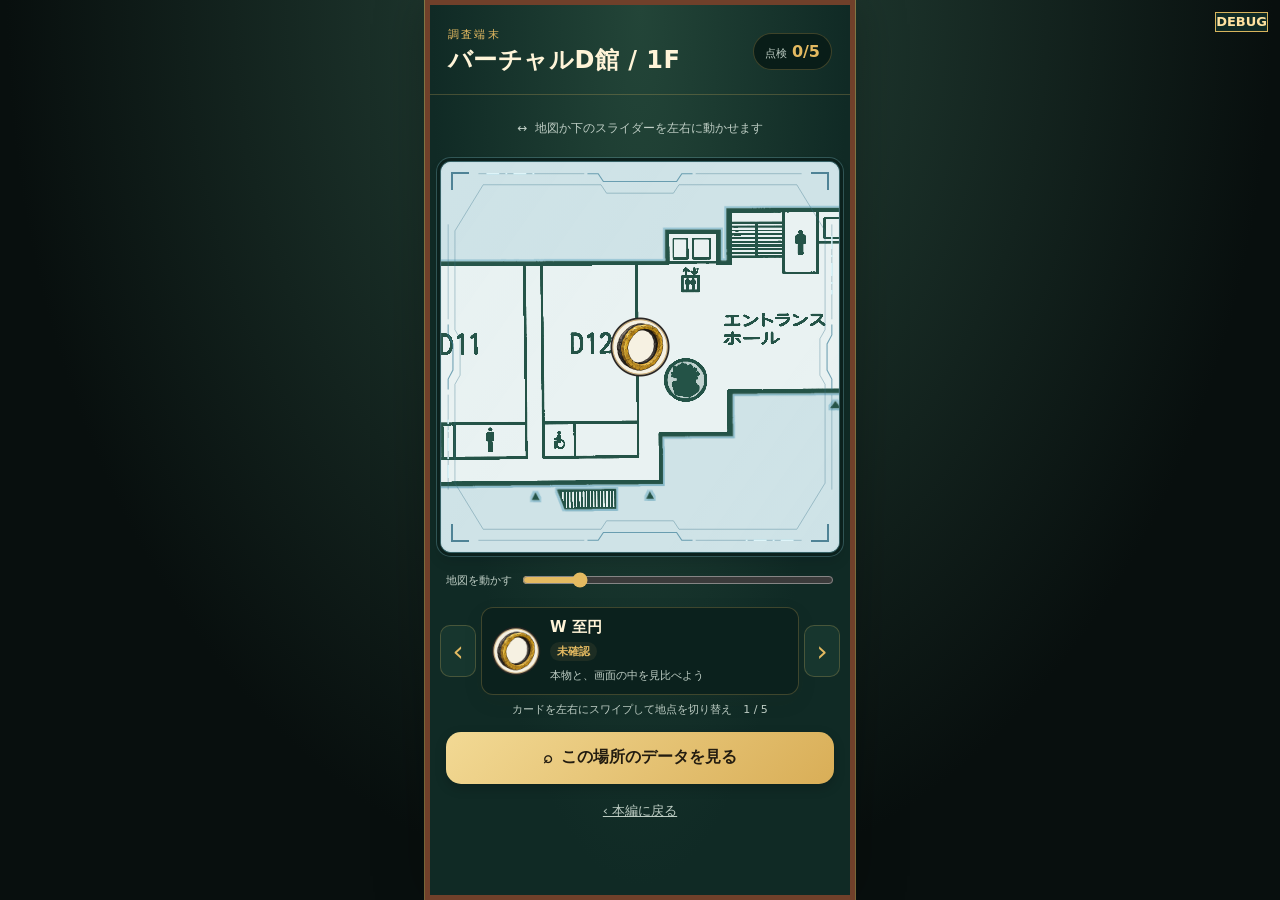
<file: Prototype/d-building-map.html>
<!doctype html>
<html lang="ja">
<head>
  <meta charset="utf-8">
  <meta name="viewport" content="width=device-width, initial-scale=1, viewport-fit=cover">
  <meta name="theme-color" content="#102a25">
  <script type="importmap">{"imports":{"three":"https://cdn.jsdelivr.net/npm/three@0.180.0/build/three.module.js","three/addons/":"https://cdn.jsdelivr.net/npm/three@0.180.0/examples/jsm/","@sparkjsdev/spark":"https://sparkjs.dev/releases/spark/2.2.0/spark.module.js"}}</script>
  <title>バーチャルD館の調査</title>
  <style>
    :root {
      color-scheme: light;
      --paper: #f5f0e4;
      --surface: #fffdf7;
      --ink: #25231e;
      --muted: #6c685d;
      --line: #2f8f8c;
      --gold: #c6a14a;
      --purple: #6f4aa0;
      --border: rgba(37, 35, 30, 0.14);
      font-family: "Yu Gothic UI", "Yu Gothic", system-ui, sans-serif;
    }

    * { box-sizing: border-box; }

    html,
    body {
      min-height: 100%;
      margin: 0;
      background: #1e1d1a;
      color: var(--ink);
    }

    button { font: inherit; }

    .app {
      width: min(100%, 430px);
      min-height: 100dvh;
      margin: 0 auto;
      overflow: hidden;
      background: var(--paper);
      box-shadow: 0 0 48px rgba(0, 0, 0, 0.28);
    }

    .header {
      display: grid;
      grid-template-columns: 1fr auto;
      align-items: center;
      gap: 10px;
      padding: calc(12px + env(safe-area-inset-top)) 16px 12px;
      background: var(--surface);
      border-bottom: 1px solid var(--border);
    }

    .heading-small {
      margin: 0 0 2px;
      color: var(--muted);
      font-size: 11px;
      letter-spacing: 0.13em;
    }

    h1 {
      margin: 0;
      font-size: 21px;
      font-weight: 600;
    }

    .progress {
      display: flex;
      align-items: baseline;
      gap: 5px;
      padding: 8px 11px;
      border-radius: 999px;
      background: rgba(47, 143, 140, 0.13);
    }

    .progress span {
      color: var(--muted);
      font-size: 11px;
    }

    .progress strong {
      font-size: 16px;
      font-weight: 600;
    }

    .guide {
      display: flex;
      align-items: center;
      justify-content: center;
      gap: 8px;
      min-height: 42px;
      padding: 8px 54px;
      color: var(--muted);
      font-size: 12px;
      text-align: center;
    }

    .map-shell {
      position: relative;
      background: transparent;
    }

    .map-viewport {
      height: clamp(310px, 44vh, 390px);
      overflow-x: auto;
      overflow-y: hidden;
      overscroll-behavior-inline: contain;
      scroll-behavior: smooth;
      scrollbar-width: none;
    }

    .map-viewport::-webkit-scrollbar { display: none; }

    .map-canvas {
      position: relative;
      width: calc(clamp(310px, 44vh, 390px) * 2.409);
      height: 100%;
      min-width: 0;
      background: transparent;
    }

    .floor-map {
      position: absolute;
      inset: 0;
      width: 100%;
      height: 100%;
      object-fit: contain;
      pointer-events: none;
      user-select: none;
      -webkit-user-drag: none;
    }

    .selected-monument {
      display: none;
      position: absolute;
      z-index: 2;
      left: var(--x);
      top: var(--y);
      width: 7.2%;
      aspect-ratio: 1;
      border: 3px solid var(--gold);
      border-radius: 50%;
      background: #f9f6ed;
      box-shadow: 0 0 0 3px rgba(255, 253, 247, 0.9), 0 4px 14px rgba(37, 35, 30, 0.24);
      transform: translate(-50%, -50%);
      pointer-events: none;
    }

    .selected-monument[data-selected="true"] { display: block; }

    .selected-monument img {
      display: block;
      width: 100%;
      height: 100%;
      object-fit: contain;
    }

    .map-slider-wrap {
      display: grid;
      grid-template-columns: auto minmax(0, 1fr);
      align-items: center;
      gap: 10px;
      padding: 12px 16px 5px;
      color: var(--muted);
      font-size: 11px;
    }

    .map-slider-wrap input {
      width: 100%;
      height: 30px;
      margin: 0;
      accent-color: var(--line);
      cursor: ew-resize;
    }

    .selection-wrap {
      display: grid;
      grid-template-columns: 44px minmax(0, 1fr) 44px;
      align-items: stretch;
      gap: 6px;
      margin: 7px 10px 6px;
    }

    .card-nav {
      align-self: center;
      width: 44px;
      height: 52px;
      border: 1px solid var(--border);
      border-radius: 14px;
      color: var(--ink);
      background: var(--surface);
      font-size: 28px;
      cursor: pointer;
    }

    .selection {
      display: grid;
      grid-template-columns: 70px minmax(0, 1fr);
      align-items: center;
      gap: 11px;
      margin: 0;
      padding: 11px;
      border: 1px solid var(--border);
      border-radius: 18px;
      background: var(--surface);
      box-shadow: 0 7px 20px rgba(37, 35, 30, 0.08);
      touch-action: pan-y;
      user-select: none;
    }

    .selection > img {
      width: 70px;
      height: 70px;
      object-fit: contain;
    }

    .selection-title {
      display: flex;
      align-items: center;
      justify-content: space-between;
      gap: 8px;
    }

    .selection-title h2 {
      margin: 0;
      font-size: 16px;
      font-weight: 600;
    }

    .status {
      flex: 0 0 auto;
      padding: 4px 8px;
      border-radius: 999px;
      color: var(--purple);
      background: rgba(111, 74, 160, 0.12);
      font-size: 11px;
      font-weight: 600;
    }

    .selection p {
      margin: 6px 0 0;
      color: var(--muted);
      font-size: 11px;
      line-height: 1.55;
    }

    .selection-hint {
      margin: 0 16px 12px;
      color: var(--muted);
      font-size: 11px;
      text-align: center;
    }

    .selection-counter {
      margin-left: auto;
      color: var(--muted);
      font-size: 11px;
      font-variant-numeric: tabular-nums;
    }

    .explore {
      display: flex;
      align-items: center;
      justify-content: center;
      gap: 8px;
      width: calc(100% - 32px);
      min-height: 52px;
      margin: 0 16px calc(18px + env(safe-area-inset-bottom));
      border: 0;
      border-radius: 15px;
      color: #fff;
      background: var(--line);
      font-size: 16px;
      font-weight: 600;
      cursor: pointer;
      box-shadow: 0 7px 18px rgba(47, 143, 140, 0.22);
    }

    .explore:active { transform: translateY(1px); }

    .completion-note {
      margin: -5px 16px 18px;
      padding: 12px;
      border-radius: 12px;
      color: #184f4b;
      background: rgba(47, 143, 140, 0.13);
      font-size: 13px;
      text-align: center;
    }

    .completion-note a { color: #184f4b; font-weight: 800; }

    .investigation-overlay {
      position: fixed;
      inset: 0;
      z-index: 20;
      display: grid;
      place-items: center;
      padding: max(16px, env(safe-area-inset-top)) 16px max(16px, env(safe-area-inset-bottom));
      background: rgba(16, 20, 19, 0.78);
    }

    .investigation-card {
      width: min(100%, 430px);
      max-height: 100%;
      overflow: auto;
      padding: 20px;
      border-radius: 20px;
      background: var(--surface);
      text-align: center;
    }

    .investigation-card h2 { margin: 5px 0 9px; font-size: 20px; }
    .investigation-card p { font-size: 13px; line-height: 1.65; }

    .investigation-icon { width: 110px; height: 110px; object-fit: contain; }

    .investigation-action,
    .answer-choice,
    .close-investigation {
      width: 100%;
      min-height: 48px;
      border: 0;
      border-radius: 12px;
      cursor: pointer;
    }

    .investigation-action,
    .answer-choice { color: white; background: var(--line); font-weight: 700; }

    .answer-choices { display: grid; grid-template-columns: 1fr 1fr; gap: 9px; margin-top: 14px; }
    .close-investigation { margin-top: 10px; background: #e9e4d8; color: var(--ink); }
    .answer-feedback { min-height: 1.5em; margin: 11px 0 0; color: #8a3040; font-weight: 700; }

    :root { color-scheme: dark; --paper:#102a25; --surface:#17362e; --ink:#fff4d8; --muted:#becdc4; --line:#e4ba61; --gold:#e4ba61; --purple:#e4ba61; --border:#dcb45e40; }
    body { background:radial-gradient(ellipse at top,#27473b,#080f0e 70%); }
    .app { border:5px solid #70402a; outline:1px solid #dcb45e88; background:radial-gradient(ellipse at top,#234538,#102a25 70%); }
    .header { padding:calc(22px + env(safe-area-inset-top)) 18px 18px; background:transparent; }
    .heading-small { color:var(--gold); letter-spacing:.2em; }
    h1 { font-size:27px; letter-spacing:.08em; }
    .progress { border:1px solid var(--border); background:#091d18; }
    .progress strong { color:var(--gold); }
    .guide { padding-inline:16px; }
    .map-shell { margin-inline:10px; border:1px solid #bd9a5e88; border-radius:14px; overflow:hidden; background:#e9e5d9; box-shadow:inset 0 0 30px #342a2522; }
    .selection-wrap { grid-template-columns:36px minmax(0,1fr) 36px; gap:5px; }
    .card-nav { width:36px; border-radius:10px; color:var(--gold); }
    .selection { grid-template-columns:52px minmax(0,1fr); padding:10px 8px; gap:8px; border-radius:12px; background:#0b211d; }
    .selection > img { width:52px; height:52px; }
    .selection-title { align-items:flex-start; flex-direction:column; gap:5px; }
    .selection-title h2 { font-size:15px; }
    .status { padding:2px 7px; background:#e4ba6115; }
    .selection-hint { line-height:1.7; }
    .explore,.investigation-action,.answer-choice { color:#231c10; background:linear-gradient(135deg,#f2d994,#d9ae57); box-shadow:0 4px 12px #0003; }
    .completion-note,.completion-note a { color:var(--ink); }
    .completion-note { background:#e4ba6110; border:1px solid var(--border); }
    .terminal-return { display:block; margin:0 16px 16px; text-align:center; color:var(--muted); font-size:13px; }
    .investigation-card { border:1px solid #dcb45e88; padding:16px; background:linear-gradient(145deg,#234538,#0c211c); }
    .close-investigation { color:var(--ink); background:#ffffff0c; border:1px solid var(--border); }
    .record-viewport { height:clamp(220px,40dvh,370px); position:relative; overflow:hidden; border-radius:12px; background:#16221f; touch-action:none; }
    .record-viewport canvas { width:100%; height:100%; display:block; }
    .record-status { color:var(--muted); min-height:2.8em; margin:9px 0; }
    .record-tools { display:flex; gap:8px; justify-content:center; margin:8px 0; }
    .record-tools button { border:1px solid var(--border); background:#ffffff08; color:var(--ink); padding:8px 14px; border-radius:8px; min-height:40px; }
    .answer-feedback { color:#ffd19c; }
    .record-badge { color:var(--gold); }
    [hidden] { display: none !important; }

    button:focus-visible {
      outline: 3px solid rgba(111, 74, 160, 0.45);
      outline-offset: 2px;
    }

    @media (min-width: 431px) {
      .app {
        min-height: min(900px, 100dvh);
        margin-block: 20px;
        border-radius: 28px;
      }
    }

    @media (prefers-reduced-motion: reduce) {
      * { scroll-behavior: auto !important; transition: none !important; }
    }
  </style>
  <link rel="stylesheet" href="./d-map-display.css">
</head>
<body class="d-map-display">
  <svg width="0" height="0" aria-hidden="true" focusable="false" style="position:absolute;pointer-events:none">
    <defs id="mapColorFilters"></defs>
  </svg>
  <main class="app">
    <header class="header">
      <div>
        <p class="heading-small">調査端末</p>
        <h1>バーチャルD館 <span>/ 1F</span></h1>
      </div>
      <div class="progress" id="progress" aria-label="点検進捗 5件中0件">
        <span>点検</span><strong id="progressCount">0/5</strong>
      </div>
    </header>

    <p class="guide"><span aria-hidden="true">↔</span>地図か下のスライダーを左右に動かせます</p>

    <section class="map-shell" aria-label="バーチャルD館1階の調査地点">
      <div class="map-viewport" id="mapViewport">
        <div class="map-canvas">
          <img class="floor-map" src="../Assets/maps/d-building-floor-map-with-monuments.png" alt="五つの調査地点を示したバーチャルD館1階の見取り図">
          <div class="selected-monument" data-id="w-ring" data-selected="true" style="--x:31.0%;--y:47.5%" aria-hidden="true">
            <img src="../Assets/icons/w-ring-icon.png" alt="">
          </div>
          <div class="selected-monument" data-id="indoor-tree" data-selected="false" style="--x:35.9%;--y:55.9%" aria-hidden="true">
            <img src="../Assets/icons/indoor-tree-icon.png" alt="">
          </div>
          <div class="selected-monument" data-id="stone-art" data-selected="false" style="--x:60.8%;--y:29.9%" aria-hidden="true">
            <img src="../Assets/icons/stone-art-icon.png" alt="">
          </div>
          <div class="selected-monument" data-id="three-kirie-panels" data-selected="false" style="--x:65.6%;--y:29.9%" aria-hidden="true">
            <img src="../Assets/icons/three-kirie-panels-icon.png" alt="">
          </div>
          <div class="selected-monument" data-id="running-person" data-selected="false" style="--x:72.5%;--y:41.3%" aria-hidden="true">
            <img src="../Assets/icons/running-person-icon.png" alt="">
          </div>
        </div>
      </div>
      <svg class="map-field-boundary" viewBox="0 0 1000 600" preserveAspectRatio="none" aria-hidden="true" focusable="false">
        <g class="field-outline">
          <path d="M94 18H360 M640 18H906 M982 96V242 M982 358V504 M906 582H640 M360 582H94 M18 504V358 M18 242V96" />
          <path d="M106 35H402L416 48H584L598 35H894L965 106V258L952 272V328L965 342V494L894 565H598L584 552H416L402 565H106L35 494V342L48 328V272L35 258V106Z" />
        </g>
        <g class="field-couplings">
          <path d="M368 18H395L408 30H592L605 18H632 M982 250V266L970 280V320L982 334V350 M632 582H605L592 570H408L395 582H368 M18 350V334L30 320V280L18 266V250" />
        </g>
        <g class="field-segments">
          <path d="M114 18H238 M982 114V204 M886 582H762 M18 486V396" />
        </g>
      </svg>
    </section>

    <div class="map-slider-wrap">
      <label for="mapSlider">地図を動かす</label>
      <input id="mapSlider" type="range" min="0" max="100" value="0" aria-label="地図を左右に動かす">
    </div>

    <div class="selection-wrap">
      <button class="card-nav" id="previousLocation" type="button" aria-label="前のモニュメントを表示">‹</button>
      <section class="selection" id="selectionCard" aria-live="polite" aria-label="選択中の調査場所">
        <img id="selectedIcon" src="../Assets/icons/w-ring-icon.png" alt="">
        <div>
          <div class="selection-title">
            <h2 id="selectedName">W 至円</h2>
            <span class="status" id="selectionStatus">未確認</span>
          </div>
          <p>本物と、画面の中を見比べよう</p>
        </div>
      </section>
      <button class="card-nav" id="nextLocation" type="button" aria-label="次のモニュメントを表示">›</button>
    </div>
    <p class="selection-hint">カードを左右にスワイプして地点を切り替え　<span class="selection-counter" id="selectionCounter">1 / 5</span></p>

    <button class="explore" type="button" id="exploreButton">
      <span aria-hidden="true">⌕</span>
      <span>この場所のデータを見る</span>
    </button>
    <div class="completion-note" id="completionNote" hidden>
      <p>五つの地点を点検しました。怪盗の手紙を確認しよう。</p>
      <a id="completionReturn" href="./index.html">本編に戻って手紙を読む</a>
    </div>
    <a class="terminal-return" href="./index.html">‹ 本編に戻る</a>
  </main>

  <section class="investigation-overlay" id="investigationOverlay" hidden role="dialog" aria-modal="true" aria-labelledby="investigationName">
    <div class="investigation-card">
      <p class="heading-small">バーチャルD館 / 1F</p>
      <h2 id="investigationName">W 至円</h2>
      <div id="scanStep">
        <p class="record-badge" id="recordBadge">バーチャルD館のデータ</p>
        <div class="record-viewport" id="recordViewport" aria-label="ドラッグで回転できるバーチャルD館のデータ"></div>
        <p class="record-status" id="recordStatus" role="status">データを読み込んでいます…</p>
        <div class="record-tools"><button id="resetView" type="button">向きを戻す</button><button id="retryRecord" type="button" hidden>再読み込み</button></div>
        <button class="investigation-action" id="skipScanButton" type="button">見比べた・回答へ</button>
      </div>
      <div id="answerStep" hidden>
        <p>このオブジェのデータは、盗まれている？</p>
        <div class="answer-choices">
          <button class="answer-choice" type="button" data-answer="stolen">盗難</button>
          <button class="answer-choice" type="button" data-answer="safe">無事</button>
        </div>
        <p class="answer-feedback" id="answerFeedback" aria-live="polite"></p>
        <button class="close-investigation" id="backToRecord" type="button">データをもう一度見る</button>
      </div>
      <button class="close-investigation" id="closeInvestigation" type="button">マップに戻る</button>
    </div>
  </section>

  <script src="./d-map-display.js"></script>
  <script>
    const locations = {
      "w-ring": {
        name: "W 至円",
        icon: "../Assets/icons/w-ring-icon.png",
        answer: "stolen",
        model: "Center_D_Double_Ring.spz", missing: "Center_D_Double_Ring_missing.spz", recovery: "b-center-ar-success",
        x: 0.31, y: 0.475
      },
      "stone-art": {
        name: "響在-高見観音",
        icon: "../Assets/icons/stone-art-icon.png",
        answer: "stolen",
        model: "Center_D_stone_art.spz", missing: "Center_D_stone_art_missing.spz", recovery: "g-object-ar-success",
        x: 0.608, y: 0.299
      },
      "running-person": {
        name: "Jump Up !",
        icon: "../Assets/icons/running-person-icon.png",
        answer: "safe",
        model: "running-person.glb",
        x: 0.725, y: 0.413
      },
      "three-kirie-panels": {
        name: "切り絵3枚",
        icon: "../Assets/icons/three-kirie-panels-icon.png",
        answer: "safe",
        model: "three-kirie-panels.glb",
        x: 0.656, y: 0.299
      },
      "indoor-tree": {
        name: "木とベンチ",
        icon: "../Assets/icons/indoor-tree-icon.png",
        answer: "safe",
        model: "indoor-tree.glb",
        x: 0.359, y: 0.559
      }
    };

    const viewport = document.getElementById("mapViewport");
    const mapCanvas = viewport.firstElementChild;
    const mapSlider = document.getElementById("mapSlider");
    const selectedMonuments = [...document.querySelectorAll(".selected-monument")];
    const locationOrder = ["w-ring", "indoor-tree", "stone-art", "three-kirie-panels", "running-person"];
    const selectedIcon = document.getElementById("selectedIcon");
    const selectedName = document.getElementById("selectedName");
    const selectedCounter = document.getElementById("selectionCounter");
    const selectionCard = document.getElementById("selectionCard");
    const exploreButton = document.getElementById("exploreButton");
    const progress = document.getElementById("progress");
    const progressCount = document.getElementById("progressCount");
    const selectionStatus = document.getElementById("selectionStatus");
    const completionNote = document.getElementById("completionNote");
    const investigationOverlay = document.getElementById("investigationOverlay");
    const investigationName = document.getElementById("investigationName");
    const scanStep = document.getElementById("scanStep");
    const answerStep = document.getElementById("answerStep");
    const answerFeedback = document.getElementById("answerFeedback");
    const storageKey = "d-building-investigation-v1";
    let checkedLocations = {};
    try {
      const saved = JSON.parse(localStorage.getItem(storageKey) || "{}");
      if (saved && typeof saved === "object" && !Array.isArray(saved)) {
        checkedLocations = Object.fromEntries(
          Object.entries(saved).filter(([id, answer]) => locations[id]?.answer === answer)
        );
      }
    } catch (error) {
      console.warn("点検記録を読み込めませんでした", error);
    }
    let selectedId = "w-ring";
    let swipeStart = null;
    let viewer = null;
    let recordVersion = 0;
    const recordStatus = document.getElementById("recordStatus");
    const retryRecord = document.getElementById("retryRecord");
    const mapShell = document.querySelector(".map-shell");
    const recordViewport = document.getElementById("recordViewport");
    const reducedScanMotion = window.matchMedia("(prefers-reduced-motion: reduce)");
    let scanTarget = null;
    let scanWaitTimer = null;
    let scanEndTimer = null;
    let scanPageSuspended = false;
    let scanGeneration = 0;

    function scanRandomUnit() {
      const sample = new Uint32Array(1);
      crypto.getRandomValues(sample);
      return (sample[0] + 1) / 4294967297;
    }
    function visibleScanTarget() {
      if (scanPageSuspended || document.hidden || reducedScanMotion.matches) return null;
      if (investigationOverlay.hidden) return mapShell;
      return scanStep.hidden ? null : recordViewport;
    }
    function scheduleRandomScan(target) {
      // Draw a fresh waiting time for each pass; there is no repeating cadence.
      const generation = scanGeneration;
      const wait = 850 - Math.log(scanRandomUnit()) * 4200;
      scanWaitTimer = setTimeout(() => {
        if (generation !== scanGeneration) return;
        scanWaitTimer = null;
        if (target !== visibleScanTarget()) { syncRandomScan(); return; }
        const duration = Math.round(900 + scanRandomUnit() * 1000);
        target.style.setProperty("--scan-duration", `${duration}ms`);
        target.classList.add("is-scanning");
        scanEndTimer = setTimeout(() => {
          if (generation !== scanGeneration) return;
          scanEndTimer = null;
          target.classList.remove("is-scanning");
          if (target === visibleScanTarget()) scheduleRandomScan(target);
          else syncRandomScan();
        }, duration);
      }, wait);
    }
    function syncRandomScan() {
      const next = visibleScanTarget();
      if (next === scanTarget) return;
      scanGeneration++;
      clearTimeout(scanWaitTimer);
      clearTimeout(scanEndTimer);
      scanWaitTimer = scanEndTimer = null;
      scanTarget?.classList.remove("is-scanning");
      scanTarget = next;
      if (next) scheduleRandomScan(next);
    }
    document.addEventListener("visibilitychange", syncRandomScan);
    reducedScanMotion.addEventListener("change", syncRandomScan);
    window.addEventListener("pagehide", () => { scanPageSuspended = true; syncRandomScan(); });
    window.addEventListener("pageshow", () => { scanPageSuspended = false; syncRandomScan(); });


    function isRestored(location) {
      try { return !!location.recovery && localStorage.getItem(location.recovery) === "true"; } catch { return false; }
    }
    function disposeRecord() { recordVersion++; viewer?.dispose(); viewer = null; }
    async function loadRecord() {
      disposeRecord();
      const version = recordVersion;
      const location = locations[selectedId];
      const restored = isRestored(location);
      const file = location.missing && !restored ? location.missing : location.model;
      document.getElementById("recordViewport").dataset.format = file.endsWith(".spz") ? "splat" : "mesh";
      document.getElementById("recordBadge").textContent = restored ? "バーチャルD館のデータ / 復元済み" : "バーチャルD館のデータ";
      document.getElementById("skipScanButton").hidden = restored;
      document.getElementById("skipScanButton").disabled = true;
      document.getElementById("skipScanButton").textContent = "見比べた・回答へ";
      recordStatus.textContent = "データを読み込んでいます…";
      retryRecord.hidden = true;
      syncRandomScan();
      try {
        if (window.location.protocol === "file:") throw new Error("LOCAL_FILE");
        const { createRecordViewer } = await import("./d-record-viewer.js");
        if (version !== recordVersion) return;
        viewer = createRecordViewer(document.getElementById("recordViewport"));
        await viewer.load(`../Assets/scaniverse/models/${file}`);
        if (version !== recordVersion) return;
        recordStatus.textContent = "指で回転・2本指で拡大。目の前の本物と見比べよう。";
        document.getElementById("skipScanButton").disabled = false;
      } catch (error) {
        if (version !== recordVersion) return;
        viewer?.dispose(); viewer = null;
        recordStatus.textContent = error.message === "LOCAL_FILE" ? "データ表示は公開URLかローカルプレビューで開いてください。" : "データを読み込めませんでした。通信を確認して再読み込みしてください。";
        retryRecord.hidden = false;
        document.getElementById("skipScanButton").disabled = false;
        document.getElementById("skipScanButton").textContent = "試作：データを飛ばして回答へ";
        console.warn("3D記録の読み込み失敗", error);
      }
    }
    function closeRecord() {
      disposeRecord();
      investigationOverlay.hidden = true;
      document.querySelector(".app").inert = false;
      document.body.style.overflow = "";
      syncRandomScan();
      exploreButton.focus();
    }

    function updateProgress() {
      const count = Object.keys(checkedLocations).length;
      progressCount.textContent = `${count}/5`;
      progress.setAttribute("aria-label", `点検進捗 5件中${count}件`);
      selectionStatus.textContent = isRestored(locations[selectedId]) ? "復元済み" : checkedLocations[selectedId]
        ? checkedLocations[selectedId] === "stolen" ? "盗難を確認" : "無事を確認"
        : "未確認";
      completionNote.hidden = count !== locationOrder.length;
      const recovered = isRestored(locations["w-ring"]) || isRestored(locations["stone-art"]);
      completionNote.querySelector("p").textContent = recovered ? "取り戻したモニュメントのデータが復元されています。" : "五つの地点を点検しました。怪盗の手紙を確認しよう。";
      document.getElementById("completionReturn").textContent = recovered ? "本編の続きへ戻る" : "本編に戻って手紙を読む";
    }

    function centerLocation(location, behavior = "smooth") {
      const maxScroll = Math.max(0, viewport.scrollWidth - viewport.clientWidth);
      const target = Math.min(maxScroll, Math.max(0, location.x * mapCanvas.offsetWidth - viewport.clientWidth / 2));
      viewport.style.scrollBehavior = "";
      viewport.scrollTo({ left: target, behavior });
      mapSlider.value = maxScroll ? String(Math.round(target / maxScroll * 100)) : "0";
    }

    function selectLocation(id, behavior = "smooth") {
      const location = locations[id];
      if (!location) return;

      selectedId = id;
      selectedMonuments.forEach((item) => { item.dataset.selected = String(item.dataset.id === id); });
      selectedIcon.src = location.icon;
      selectedIcon.alt = `${location.name}のアイコン`;
      selectedName.textContent = location.name;
      selectedCounter.textContent = `${locationOrder.indexOf(id) + 1} / ${locationOrder.length}`;
      exploreButton.setAttribute("aria-label", `${location.name}のデータを見る`);
      updateProgress();
      centerLocation(location, behavior);
    }

    function stepLocation(direction) {
      const currentIndex = locationOrder.indexOf(selectedId);
      const nextIndex = (currentIndex + direction + locationOrder.length) % locationOrder.length;
      selectLocation(locationOrder[nextIndex]);
    }

    document.getElementById("previousLocation").addEventListener("click", () => stepLocation(-1));
    document.getElementById("nextLocation").addEventListener("click", () => stepLocation(1));

    mapSlider.addEventListener("input", () => {
      const maxScroll = Math.max(0, viewport.scrollWidth - viewport.clientWidth);
      viewport.style.scrollBehavior = "auto";
      viewport.scrollLeft = maxScroll * Number(mapSlider.value) / 100;
    });
    mapSlider.addEventListener("change", () => { viewport.style.scrollBehavior = ""; });
    viewport.addEventListener("scroll", () => {
      const maxScroll = Math.max(0, viewport.scrollWidth - viewport.clientWidth);
      mapSlider.value = maxScroll ? String(Math.round(viewport.scrollLeft / maxScroll * 100)) : "0";
    });

    selectionCard.addEventListener("pointerdown", (event) => {
      swipeStart = { x: event.clientX, y: event.clientY };
    });

    selectionCard.addEventListener("pointerup", (event) => {
      if (!swipeStart) return;
      const dx = event.clientX - swipeStart.x;
      const dy = event.clientY - swipeStart.y;
      swipeStart = null;
      if (Math.abs(dx) < 44 || Math.abs(dx) < Math.abs(dy) * 1.2) return;
      stepLocation(dx < 0 ? 1 : -1);
    });

    selectionCard.addEventListener("pointercancel", () => { swipeStart = null; });

    exploreButton.addEventListener("click", () => {
      const location = locations[selectedId];
      investigationName.textContent = location.name;
      scanStep.hidden = false;
      answerStep.hidden = true;
      answerFeedback.textContent = "";
      investigationOverlay.hidden = false;
      document.querySelector(".app").inert = true;
      document.body.style.overflow = "hidden";
      document.getElementById("closeInvestigation").focus();
      loadRecord();
    });

    document.getElementById("resetView").addEventListener("click", () => viewer?.reset());
    retryRecord.addEventListener("click", loadRecord);
    document.getElementById("backToRecord").addEventListener("click", () => {
      answerStep.hidden = true; scanStep.hidden = false; viewer?.resize(); syncRandomScan();
      document.getElementById("resetView").focus();
    });

    document.getElementById("skipScanButton").addEventListener("click", () => {
      scanStep.hidden = true;
      answerStep.hidden = false;
      syncRandomScan();
      document.querySelector(".answer-choice").focus();
    });

    document.querySelectorAll(".answer-choice").forEach((button) => {
      button.addEventListener("click", () => {
        if (button.dataset.answer !== locations[selectedId].answer) {
          answerFeedback.textContent = "まだ違うようです。もう一度よく見てみよう。";
          return;
        }
        checkedLocations[selectedId] = button.dataset.answer;
        try {
          localStorage.setItem(storageKey, JSON.stringify(checkedLocations));
          localStorage.setItem("d-building-investigation-complete", String(Object.keys(checkedLocations).length === locationOrder.length));
        } catch (error) {
          console.warn("点検記録を保存できませんでした", error);
        }
        updateProgress();
        closeRecord();
      });
    });

    document.getElementById("closeInvestigation").addEventListener("click", closeRecord);
    document.addEventListener("keydown", event => {
      if (investigationOverlay.hidden) return;
      if (event.key === "Escape") closeRecord();
      if (event.key === "Tab") {
        const buttons = [...investigationOverlay.querySelectorAll("button")].filter(button => button.getClientRects().length);
        const first = buttons[0], last = buttons[buttons.length - 1];
        if (event.shiftKey && document.activeElement === first) { event.preventDefault(); last.focus(); }
        else if (!event.shiftKey && document.activeElement === last) { event.preventDefault(); first.focus(); }
      }
    });
    window.addEventListener("pageshow", updateProgress);
    window.addEventListener("storage", () => { updateProgress(); if (!investigationOverlay.hidden) loadRecord(); });

    window.addEventListener("load", () => {
      selectLocation(selectedId, "auto");
      updateProgress();
      syncRandomScan();
    });
  </script>
  <script src="./debug-tools.js"></script>
</body>
</html>
</file>
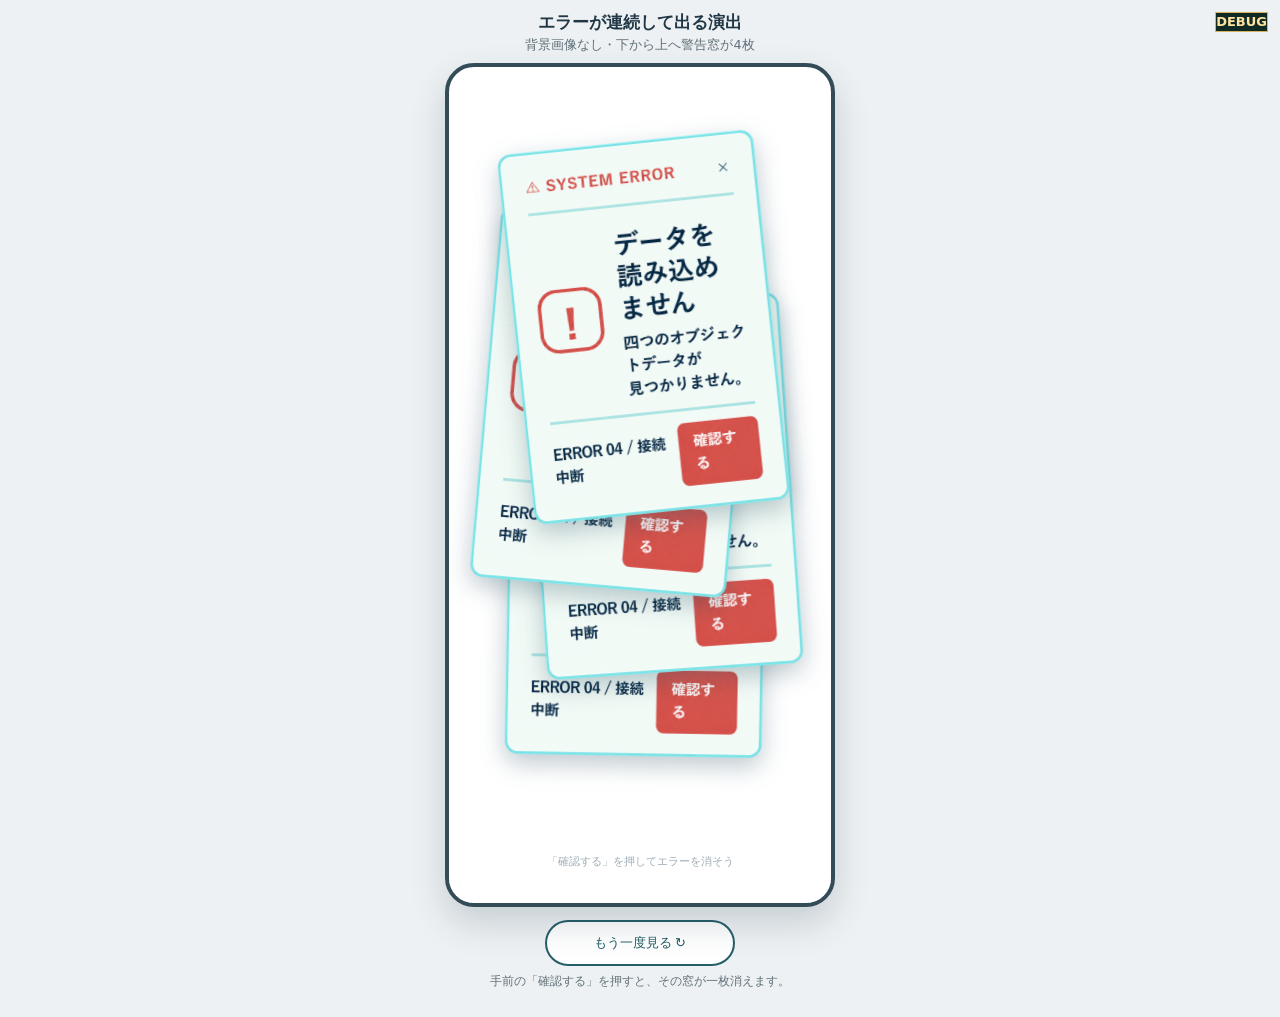
<file: Prototype/error-popup-sequence.html>
<!doctype html>
<html lang="ja">
<head>
  <meta charset="utf-8">
  <meta name="viewport" content="width=device-width, initial-scale=1, viewport-fit=cover">
  <title>エラーが連続して出る演出</title>
  <style>
    * { box-sizing: border-box; }
    body {
      margin: 0;
      min-height: 100dvh;
      display: flex;
      justify-content: center;
      background: #edf1f3;
      color: #213745;
      font-family: "Hiragino Kaku Gothic ProN", "Yu Gothic", system-ui, sans-serif;
    }
    main { width: min(100%, 430px); padding: 12px 12px 28px; text-align: center; }
    h1 { margin: 0 0 3px; font-size: 1.04rem; }
    .hint { margin: 0 0 9px; color: #61707a; font-size: .8rem; }
    .screen {
      position: relative;
      width: min(100%, 390px);
      aspect-ratio: 390 / 844;
      margin: auto;
      overflow: hidden;
      border: 4px solid #344b58;
      border-radius: 29px;
      background: #fff;
      box-shadow: 0 16px 35px #273d4a30;
      isolation: isolate;
    }
    .popup {
      position: absolute;
      width: 80%;
      margin: 0;
      opacity: 0;
      filter: drop-shadow(0 9px 12px #2d52634f);
      transform-origin: center center;
    }
    .popup[hidden] { display: none; }
    .error-guide {
      position: absolute;
      z-index: 5;
      left: 0;
      right: 0;
      bottom: 0;
      margin: 0;
      padding: 14px 4px 33px;
      background: linear-gradient(transparent, rgba(255, 255, 255, .58) 38%, rgba(255, 255, 255, .62));
      color: rgba(41, 72, 94, .45);
      font-family: "Yu Gothic", sans-serif;
      font-size: 11px;
      font-weight: 500;
      line-height: 1.65;
      text-align: center;
      white-space: nowrap;
      pointer-events: none;
    }
    .error-guide[hidden] { display: none; }
    .popup img { display: block; width: 100%; height: auto; }
    .popup:nth-child(1) { --turn: -6deg; z-index: 4; top: 6%; left: 11%; transform: rotate(var(--turn)); }
    .popup:nth-child(2) { --turn: 5deg; z-index: 3; top: 15%; left: 3%; transform: rotate(var(--turn)); }
    .popup:nth-child(3) { --turn: -4deg; z-index: 2; top: 25%; left: 16%; transform: rotate(var(--turn)); }
    .popup:nth-child(4) { --turn: 1deg; z-index: 1; top: 35%; left: 9%; transform: rotate(var(--turn)); }
    .confirm {
      position: absolute;
      top: 70%;
      left: 57%;
      width: 29%;
      height: 16%;
      padding: 0;
      border: 0;
      border-radius: 14px;
      background: transparent;
      cursor: pointer;
    }
    .confirm:disabled { pointer-events: none; }
    .confirm:focus-visible { outline: 3px solid #143f73; outline-offset: 3px; }
    .screen.playing .popup { animation: burst .42s cubic-bezier(.19, 1.28, .32, 1) both; }
    .screen.playing .popup:nth-child(4) { animation-delay: .12s; }
    .screen.playing .popup:nth-child(3) { animation-delay: .42s; }
    .screen.playing .popup:nth-child(2) { animation-delay: .72s; }
    .screen.playing .popup:nth-child(1) { animation-delay: 1.02s; }
    @keyframes burst {
      0% { opacity: 0; transform: rotate(var(--turn)) scale(.42); filter: drop-shadow(0 0 0 transparent) blur(5px); }
      65% { opacity: 1; transform: rotate(var(--turn)) scale(1.09); filter: drop-shadow(0 13px 14px #2d526366) blur(0); }
      100% { opacity: 1; transform: rotate(var(--turn)) scale(1); filter: drop-shadow(0 9px 12px #2d52634f) blur(0); }
    }
    .replay {
      min-width: 190px;
      min-height: 46px;
      margin-top: 13px;
      padding: 9px 18px;
      border: 2px solid #255e68;
      border-radius: 999px;
      background: #fff;
      color: #205c65;
      font: 800 .95rem/1.2 inherit;
      cursor: pointer;
    }
    .replay:focus-visible { outline: 3px solid #dc705b; outline-offset: 3px; }
    .note { margin: 8px 0 0; color: #63727a; font-size: .73rem; }
    body.from-start { background: #e9f5fb url("../Assets/ui/opening-campus-background.png") center center / cover no-repeat; }
    .from-start main { width: min(100%, 430px); min-height: 100dvh; padding: 0; }
    .from-start h1, .from-start .hint, .from-start .replay, .from-start .note { display: none; }
    .from-start .screen { width: 100%; height: 100dvh; aspect-ratio: auto; border: 0; border-radius: 0; background: transparent; box-shadow: none; }
    .from-start .error-guide {
      padding-bottom: max(33px, env(safe-area-inset-bottom));
      font-size: clamp(12px, 4.1vw, 16px);
    }
    @media (max-width: 450px) {
      main { padding: 8px 7px 15px; }
      .screen { width: min(100%, calc((100dvh - 116px) * 390 / 844)); }
      .from-start main { padding: 0; }
      .from-start .screen { width: 100%; }
    }
    @media (prefers-reduced-motion: reduce) {
      .screen.playing .popup { animation: none; opacity: 1; }
    }
  </style>
</head>
<body>
  <main>
    <h1>エラーが連続して出る演出</h1>
    <p class="hint">背景画像なし・下から上へ警告窓が4枚</p>
    <div class="screen" id="screen" role="group" aria-label="エラー窓が四つ続けて現れる試作">
      <figure class="popup"><img src="../Assets/ui/error-popup-reference-style.png" alt="エラー画面"><button class="confirm" type="button" aria-label="手前のエラーを確認して閉じる" disabled></button></figure>
      <figure class="popup"><img src="../Assets/ui/error-popup-reference-style.png" alt="エラー画面"><button class="confirm" type="button" aria-label="手前のエラーを確認して閉じる" disabled></button></figure>
      <figure class="popup"><img src="../Assets/ui/error-popup-reference-style.png" alt="エラー画面"><button class="confirm" type="button" aria-label="手前のエラーを確認して閉じる" disabled></button></figure>
      <figure class="popup"><img src="../Assets/ui/error-popup-reference-style.png" alt="エラー画面"><button class="confirm" type="button" aria-label="手前のエラーを確認して閉じる" disabled></button></figure>
      <p class="error-guide" id="errorGuide" hidden>「確認する」を押してエラーを消そう</p>
    </div>
    <button class="replay" id="replay" type="button">もう一度見る ↻</button>
    <p class="note">手前の「確認する」を押すと、その窓が一枚消えます。</p>
  </main>
  <script>
    const entry = new URLSearchParams(location.search);
    const fromStory = entry.has('fromStory');
    if (entry.has('fromStart') || fromStory) document.body.classList.add('from-start');
    const screen = document.getElementById('screen');
    const errorGuide = document.getElementById('errorGuide');
    const popups = [...screen.querySelectorAll('.popup')];
    const confirms = popups.map(popup => popup.querySelector('.confirm'));
    let front = 0;
    let readyTimer;
    confirms.forEach((button, index) => button.addEventListener('click', () => {
      if (index !== front) return;
      popups[index].hidden = true;
      button.disabled = true;
      front += 1;
      if (front < confirms.length) confirms[front].disabled = false;
      else {
        errorGuide.hidden = true;
        if (fromStory) setTimeout(() => { location.href = './index.html?afterError=1'; }, 280);
      }
    }));
    function replay() {
      clearTimeout(readyTimer);
      front = 0;
      errorGuide.hidden = false;
      popups.forEach((popup, index) => {
        popup.hidden = false;
        confirms[index].disabled = true;
      });
      screen.classList.remove('playing');
      void screen.offsetWidth;
      screen.classList.add('playing');
      const wait = matchMedia('(prefers-reduced-motion: reduce)').matches ? 0 : 1500;
      readyTimer = setTimeout(() => { confirms[0].disabled = false; }, wait);
    }
    document.getElementById('replay').addEventListener('click', replay);
    replay();
  </script>
  <script src="./debug-tools.js"></script>
</body>
</html>
</file>
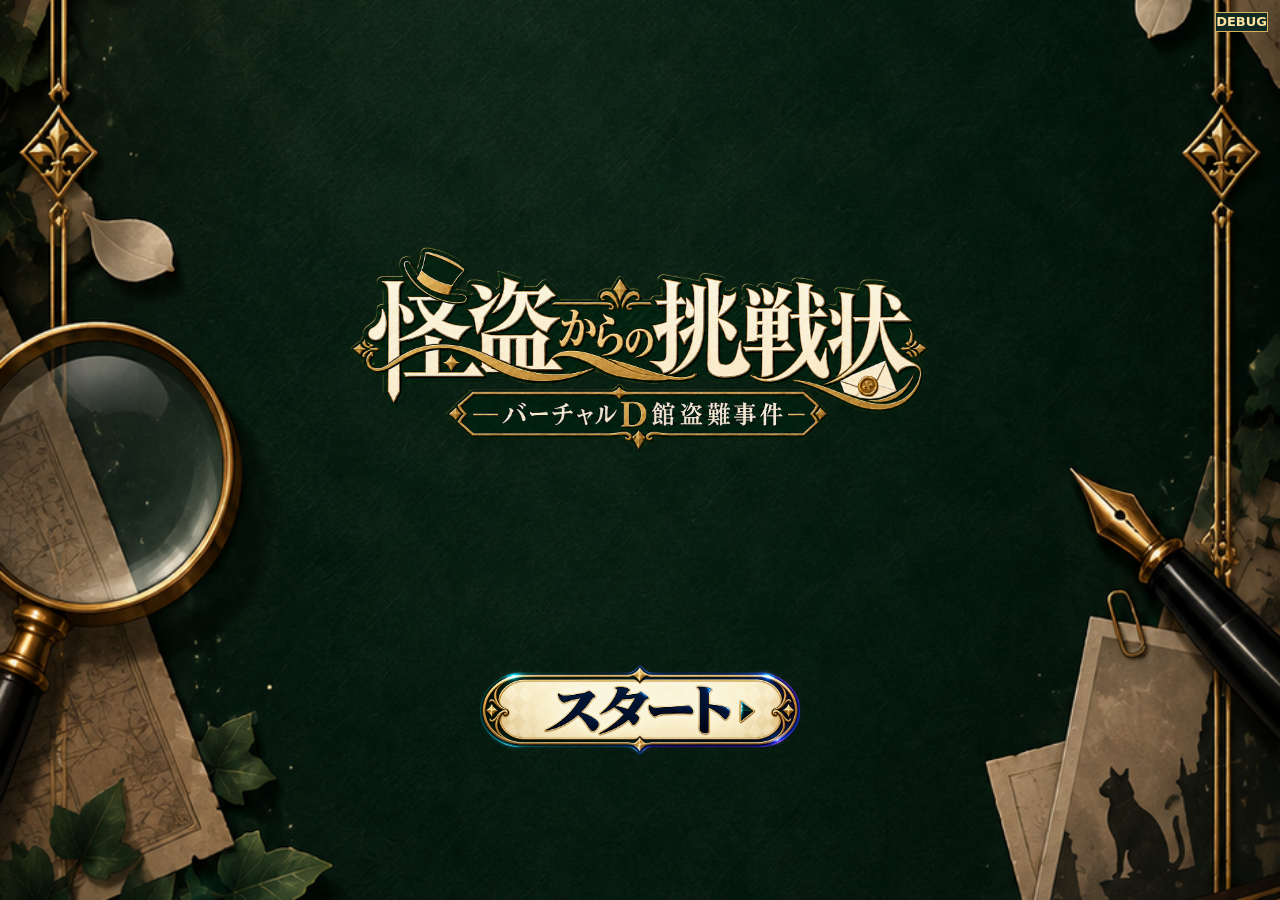
<file: Prototype/formal-title-detective.html>
<!doctype html>
<html lang="ja">
<head>
  <meta charset="utf-8">
  <meta name="viewport" content="width=device-width, initial-scale=1, viewport-fit=cover">
  <meta name="theme-color" content="#10271e">
  <title>怪盗からの挑戦状 ―バーチャルD館盗難事件―</title>
  <style>
    * { box-sizing: border-box; }
    body {
      margin: 0;
      min-height: 100dvh;
      background: #10271e url("../Assets/ui/formal-title-detective-background.png") center center / cover no-repeat;
    }
    main {
      width: min(100%, 620px);
      min-height: 100dvh;
      margin: 0 auto;
      padding: max(30px, env(safe-area-inset-top)) 14px max(26px, env(safe-area-inset-bottom));
      display: flex;
      flex-direction: column;
      align-items: center;
    }
    .logo {
      display: block;
      width: 100%;
      height: auto;
      margin-top: clamp(80px, 19dvh, 190px);
    }
    .start {
      display: block;
      width: min(76%, 350px);
      margin-top: auto;
      margin-bottom: clamp(65px, 11dvh, 115px);
      cursor: pointer;
      transition: transform .12s ease;
    }
    .start img { display: block; width: 100%; height: auto; }
    .start:active { transform: translateY(4px) scale(.98); }
    .start:focus-visible { outline: 3px solid #fff1ba; outline-offset: 4px; border-radius: 999px; }
  </style>
</head>
<body>
  <main>
    <img class="logo" src="../Assets/ui/phantom-challenge-logo-a-detective-v2.png" alt="怪盗からの挑戦状 ―バーチャルD館盗難事件―">
    <a class="start" href="./index.html?afterTitle=1" aria-label="捜査を始める"><img src="../Assets/ui/formal-title-start-button.png" alt=""></a>
  </main>
  <script src="./debug-tools.js"></script>
</body>
</html>
</file>
<file: Prototype/post-story.css>
/* Later conversations reuse the opening's portrait and phone layout. */
.post-call-tools { position:absolute; z-index:7; top:98px; left:18px; right:18px; display:flex; justify-content:flex-end; gap:8px; }
.story-card .speaker:empty { display:none; }
.post-tool { border:1px solid #d8bd774d; border-radius:8px; min-height:36px; padding:6px 10px; background:#0c201bc9; color:#e5d8b8; font-size:.7rem; }
.first-call-controls { flex-wrap:wrap; gap:10px; }
.first-call-controls .secondary { min-height:44px; padding:8px 12px; border:1px solid #9ba99580; background:#13271f; color:#e4e9de; border-radius:10px; }
.first-call-stage.is-thief-call { background:linear-gradient(145deg,#352345,#10111e 70%); }
.is-thief-call .first-call-band { background:linear-gradient(90deg,#21172e,#4f3b6d,#17172c); }
.is-thief-call .first-call-status i { background:#bd8bfc; box-shadow:0 0 10px #bd8bfc; }
.is-post-menu { background:radial-gradient(ellipse at top,#294737,#08110e 75%); }
.is-post-menu .shell { width:min(100%,470px); }
.is-post-menu .scene { justify-content:flex-start; }
.is-post-menu .card { background:linear-gradient(145deg,#1d382c,#0e241d); border-color:#a28b515e; box-shadow:0 8px 24px #0003; }
.is-post-menu .lead,.post-help { color:#bccfc1; font-size:.88rem; }
.is-post-menu .secondary,.is-post-menu .icon-button { background:#183127; border-color:#a58c5466; color:#f6e5be; }
.post-menu h1 { font-size:clamp(1.8rem,7vw,2.4rem); }
.post-thief-silhouette { filter:brightness(.5) drop-shadow(0 0 20px #b399d950); }
.post-interruption { position:absolute; z-index:20; inset:0; overflow:hidden; background:#211631a8; pointer-events:none; }
.post-interruption::before { content:""; position:absolute; inset:-30%; background:repeating-linear-gradient(180deg,transparent 0 36px,#a697be39 36px 39px,transparent 39px 71px,#589a9b2b 71px 76px); animation:post-signal-shift .24s steps(2,end) 3; }
.post-interruption p { position:absolute; top:44%; left:20px; right:20px; color:#e7daf5; text-align:center; font-size:.88rem; letter-spacing:.13em; }
@keyframes post-signal-shift { 0%,100% { transform:translateX(0); } 50% { transform:translate(15px,-11px); } }
.is-resolution { overflow:hidden; }
.is-resolution .shell { height:100dvh; min-height:0; padding:0; }
.is-resolution .topbar,.is-resolution .progress,.is-resolution .footer { display:none; }
.is-resolution .scene { min-height:0; height:100%; padding:0; justify-content:center; }
.post-resolution { width:100%; padding:max(62px,env(safe-area-inset-top)) 24px max(22px,env(safe-area-inset-bottom)); }
.post-resolution h1 { font-size:clamp(1.65rem,6.8vw,2.15rem); line-height:1.4; margin-bottom:14px; }
.post-resolution .eyebrow { font-size:.7rem; margin-bottom:12px; }
.post-resolution .lead { line-height:1.7; font-size:.88rem; margin-bottom:14px; }
.post-resolution-progress { display:flex; justify-content:space-between; gap:12px; margin:16px 0; padding:10px 0; border-top:1px solid #d2ae5b44; border-bottom:1px solid #d2ae5b44; color:#e9cc8f; font-size:.83rem; }
.post-exhibition { padding:12px 15px; border:1px solid #d2ae5b44; border-radius:12px; color:#d7e4da; font-size:.82rem; line-height:1.7; }
.post-exhibition strong { color:#e9cc8f; }
.post-exhibition p { margin:4px 0 0; }
.post-resolution .actions { margin-top:16px; gap:9px; }
.post-resolution .primary:disabled { cursor:default; opacity:.65; }
.post-world-pending { margin:0; text-align:center; font-size:.72rem; }
.post-resolution-nav { display:grid; grid-template-columns:1fr 1fr; gap:9px; margin-top:16px; }
.post-resolution-nav .secondary { min-height:42px; padding:8px 10px; font-size:.72rem; line-height:1.5; display:grid; place-items:center; }
@media(max-height:700px) {
  .post-resolution { padding-top:45px; padding-bottom:16px; }
  .post-resolution h1 { font-size:1.55rem; margin-bottom:10px; }
  .post-resolution .lead { font-size:.8rem; margin-bottom:10px; }
  .post-resolution-progress { margin:12px 0; padding:8px 0; }
  .post-exhibition { padding:9px 12px; }
  .post-resolution-nav { gap:7px; margin-top:12px; }
  .post-resolution .primary { min-height:46px; padding:9px 12px; }
}
.post-menu-nav { display:grid; grid-template-columns:1fr 1fr; gap:10px; margin-top:26px; padding-top:18px; border-top:1px solid #d2ae5b44; }
.post-menu-nav a { grid-column:1/-1; text-align:center; }
.post-help { margin-top:20px; }
.letter-list { display:grid; gap:18px; margin:28px 0; }
.letter-envelope { display:flex; align-items:center; gap:14px; width:100%; text-align:left; min-height:110px; padding:18px 14px; border:1px solid #c2a16499; border-radius:12px; color:#efe2c2; background:linear-gradient(135deg,#273d30,#10231d); box-shadow:0 8px 20px #0003; }
.letter-envelope strong { display:block; font-size:1rem; }
.letter-envelope small { display:block; margin-top:6px; color:#aebfb3; font-size:.72rem; }
.envelope-art { display:grid; place-items:center; width:66px; height:48px; flex:none; color:#725084; background:conic-gradient(from 45deg at 50% 0%,#cfbc92 0 25%,#ebdbb8 0 75%,#cfbc92 0); border:1px solid #f0dbac; border-radius:3px; font-size:21px; }
.letter-read-state { margin-left:auto; color:#e3bf77; font-size:.72rem; white-space:nowrap; }
.modal[data-view="letter"] { padding:max(16px,env(safe-area-inset-top)) 20px max(20px,env(safe-area-inset-bottom)); background:#080e0b; z-index:50; }
.modal[data-view="letter"] .modal-panel { width:min(100%,440px); max-height:100%; padding:0; border:0; border-radius:0; background:none; box-shadow:none; }
.letter-reader header { display:flex; align-items:center; justify-content:space-between; gap:10px; color:#c6c2b0; font-size:.73rem; letter-spacing:.06em; margin-bottom:20px; }
.letter-close { min-height:44px; min-width:60px; padding:8px; border:1px solid #d6c18a55; background:none; color:#efdfb8; border-radius:8px; }
.letter-sheet { position:relative; min-height:420px; padding:34px 28px; color:#332c2a; background:linear-gradient(90deg,#d5c29930,transparent 8%,transparent 92%,#b69b7133),linear-gradient(165deg,#f8efd8,#e9d8b4); border:1px solid #e9d7ac; box-shadow:0 18px 45px #0009; font-family:"Yu Mincho","Hiragino Mincho ProN",serif; }
.letter-rule { display:block; text-align:center; color:#876184; margin-bottom:24px; font-size:16px; }
.letter-recipient { color:#675547; font-size:.83rem; letter-spacing:.05em; }
.letter-sheet h2 { font-size:1.45rem; padding-bottom:17px; border-bottom:1px solid #967d534d; margin:0 0 24px; }
.letter-message { font-size:clamp(1.14rem,4.5vw,1.3rem); line-height:2.15; letter-spacing:.03em; margin-bottom:36px; }
.letter-message strong { display:inline-block; font-weight:700; border-bottom:1px solid #72508477; }
.letter-sheet footer { display:flex; align-items:center; justify-content:flex-end; gap:12px; color:#5b405d; font-size:.95rem; }
.letter-seal { display:grid; place-items:center; width:39px; height:39px; border:2px solid #73506f; border-radius:50%; }
.letter-kept { margin:18px 0 12px; color:#bfbba8; font-size:.73rem; text-align:center; }
.letter-reader > .primary { width:100%; }
@media(max-height:730px) { .post-call-tools { top:95px; } .letter-sheet { min-height:350px; padding:25px 24px; } .letter-rule { margin-bottom:18px; } .letter-message { margin-bottom:24px; } }
@media(prefers-reduced-motion:reduce) { *,*::before,*::after { animation:none!important; transition:none!important; } }
</file>
<file: Prototype/d-map-display.css>
/* Adopted blue 1. PC DEBUG can compare levels without recoloring the terminal. */
:root {
  --effect-map-filter: url('#d-map-digital-1');
  --effect-map-background: #cfe3e7;
  --effect-map-wash: transparent;
  --effect-map-reflection: rgba(193, 234, 255, .025);
  --effect-filter: url('#d-model-blue-1') brightness(1.04) contrast(1.025);
  --effect-splat-filter: url('#d-splat-blue-1') brightness(1.04) contrast(1.025);
  --effect-wash: rgba(99, 162, 207, .015);
  --effect-reflection: rgba(230, 245, 251, .025);
  --effect-edge: rgba(134, 181, 213, .44);
  --effect-rim: rgba(122, 174, 207, .08);
  --effect-corner: #4f8396;
  --effect-record-corner: #c2e4f7bc;
  --scan-core: rgba(224, 249, 255, .92);
  --scan-flank: rgba(157, 222, 252, .24);
  --scan-halo: rgba(86, 179, 237, .08);
}
body[data-map-blue-level="2"] {
  --effect-map-filter: url('#d-map-digital-2');
  --effect-map-background: #c4dbe2;
  --effect-filter: url('#d-model-blue-2') brightness(1.04) contrast(1.025);
  --effect-splat-filter: url('#d-splat-blue-2') brightness(1.04) contrast(1.025);
  --effect-wash: rgba(99, 162, 207, .025);
  --effect-reflection: rgba(205, 230, 250, .035);
}
body[data-map-blue-level="3"],
body[data-map-blue-level="4"],
body[data-map-blue-level="5"] {
  --effect-filter: url('#d-model-blue-glass') brightness(1.04) contrast(1.025);
  --effect-splat-filter: url('#d-splat-blue-2') brightness(1.04) contrast(1.025);
  --effect-reflection: rgba(205, 230, 250, .045);
}
body[data-map-blue-level="3"] {
  --effect-map-filter: url('#d-map-digital-3');
  --effect-map-background: #b8d2de;
  --effect-wash: rgba(99, 162, 207, .035);
}
body[data-map-blue-level="4"] {
  --effect-map-filter: url('#d-map-digital-4');
  --effect-map-background: #acccda;
  --effect-wash: rgba(99, 162, 207, .045);
}
body[data-map-blue-level="5"] {
  --effect-map-filter: url('#d-map-digital-5');
  --effect-map-background: #9fc4d7;
  --effect-wash: rgba(99, 162, 207, .055);
}
.d-map-display .header h1 { font-size: clamp(20px, 5.6vw, 24px); letter-spacing: .02em; }
.d-map-display .header h1 span { white-space: nowrap; }
.d-map-display .investigation-card { border-color: var(--border); background: linear-gradient(145deg, var(--surface), var(--paper)); }
.d-map-display .card-nav,
.d-map-display .record-tools button,
.d-map-display .close-investigation { background: var(--surface); }
.d-map-display button:focus-visible { outline: 2px solid var(--gold); outline-offset: 3px; }
.d-map-display .record-viewport[data-format="splat"] canvas { filter: var(--effect-splat-filter); }
.terminal-home-map { background: var(--effect-map-background); }
.terminal-home-map img { filter: var(--effect-map-filter); }
body.d-map-display .map-shell,
body.d-map-display .record-viewport {
  isolation: isolate;
  position: relative;
  border: 1px solid var(--effect-edge);
  border-radius: 11px;
  box-shadow: inset 0 0 0 1px var(--effect-rim), inset 0 0 18px var(--effect-rim), 0 0 12px var(--effect-rim);
}
body.d-map-display .record-viewport canvas,
body.d-map-display .selected-monument:not([data-selected="true"]) img {
  filter: var(--effect-filter);
  opacity: 1;
  mix-blend-mode: normal;
}
body.d-map-display .floor-map {
  filter: var(--effect-map-filter);
  opacity: 1;
  mix-blend-mode: normal;
}
/* Color also covers transparent/white map surroundings, within this display. */
body.d-map-display .map-shell {
  --effect-wash: var(--effect-map-wash);
  --effect-reflection: var(--effect-map-reflection);
  background: var(--effect-map-background);
}
body.d-map-display .map-shell .map-viewport,
body.d-map-display .map-shell .map-canvas {
  background: var(--effect-map-background);
}
/* Only the selected overlay keeps its source color, above wash and scan.
   Its source PNG has a built-in edge; no additional frame is drawn here. */
.selected-monument {
  isolation: isolate;
  z-index: 6;
  width: clamp(40px, 7.2%, 64px);
  border: 0;
  border-radius: 0;
  background: transparent;
  box-shadow: none;
  outline: none;
  overflow: visible;
}
.selected-monument[data-selected="true"] img {
  filter: none;
  opacity: 1;
  mix-blend-mode: normal;
  animation: selected-location-arrival 300ms ease-out both;
}
@keyframes selected-location-arrival {
  from { transform: scale(.86); opacity: .65; }
  55% { transform: scale(1.10); opacity: 1; }
  to { transform: scale(1); opacity: 1; }
}
/* A single overlay includes both glass and eight corner lines.
   Selected icons deliberately stack above it to retain their source colors. */
body.d-map-display .map-shell::after,
body.d-map-display .record-viewport::after {
  content: "";
  position: absolute;
  inset: 0;
  z-index: 4;
  pointer-events: none;
  border-radius: inherit;
  background:
    linear-gradient(var(--effect-corner) 0 0) left 10px top 10px / 18px 2px no-repeat,
    linear-gradient(var(--effect-corner) 0 0) left 10px top 10px / 2px 18px no-repeat,
    linear-gradient(var(--effect-corner) 0 0) right 10px top 10px / 18px 2px no-repeat,
    linear-gradient(var(--effect-corner) 0 0) right 10px top 10px / 2px 18px no-repeat,
    linear-gradient(var(--effect-corner) 0 0) left 10px bottom 10px / 18px 2px no-repeat,
    linear-gradient(var(--effect-corner) 0 0) left 10px bottom 10px / 2px 18px no-repeat,
    linear-gradient(var(--effect-corner) 0 0) right 10px bottom 10px / 18px 2px no-repeat,
    linear-gradient(var(--effect-corner) 0 0) right 10px bottom 10px / 2px 18px no-repeat,
    linear-gradient(125deg, var(--effect-reflection), transparent 45%, transparent 72%, var(--effect-reflection)),
    linear-gradient(var(--effect-wash), var(--effect-wash));
  box-shadow: inset 0 0 0 1px var(--effect-rim);
}
body.d-map-display .record-viewport { --effect-corner: var(--effect-record-corner); }

/* JS chooses the interval and duration. One class triggers one upward sweep. */
body.d-map-display .map-shell::before,
body.d-map-display .record-viewport::before {
  content: "";
  position: absolute;
  inset: 0;
  z-index: 5;
  pointer-events: none;
  background: linear-gradient(180deg, transparent 44%, var(--scan-halo) 47%, var(--scan-flank) 49.2%, var(--scan-core) 49.9%, var(--scan-core) 50.1%, var(--scan-flank) 51.2%, transparent 55%);
  opacity: 0;
  animation: none;
}
body.d-map-display .map-shell.is-scanning::before,
body.d-map-display .record-viewport.is-scanning::before {
  animation: data-read-rise var(--scan-duration, 1400ms) linear both;
}
@keyframes data-read-rise {
  from { transform: translateY(60%); opacity: 0; }
  12% { opacity: .9; }
  85% { opacity: .9; }
  to { transform: translateY(-60%); opacity: 0; }
}
@media (min-width: 431px) {
  .app { margin-block: 0; border-radius: 0; min-height: 100dvh; }
}
@media (max-height: 700px) {
  .header { padding-block: calc(12px + env(safe-area-inset-top)) 10px; }
  .guide { min-height: 28px; margin-block: 3px; }
  .map-viewport { height: 220px; }
  .map-canvas { width: calc(220px * 2.409); }
  .selection { min-height: 86px; }
  .selection-hint { margin-bottom: 6px; font-size: 10px; }
  .explore { margin-bottom: 10px; }
}
@media (max-height: 640px) {
  .map-viewport { height: 180px; }
  .map-canvas { width: calc(180px * 2.409); }
  .guide { padding-block: 3px; min-height: 24px; }
  .selection-hint { margin-top: 4px; margin-bottom: 4px; }
  .record-viewport { height: clamp(180px, 30dvh, 220px); }
  .completion-note { margin-block: 6px; padding: 8px 10px; }
  .terminal-return { margin-bottom: 8px; }
}
@media (prefers-reduced-motion: reduce) {
  body.d-map-display .map-shell::before,
  body.d-map-display .record-viewport::before {
    display: none !important;
    animation: none !important;
  }
  .selected-monument[data-selected="true"] img {
    animation: none !important;
    filter: none;
    opacity: 1;
  }
}


/* The map is a bounded projection plane inside the detective's instrument.
   Broken outer tracks and an inset contour mark that boundary, without a grid. */
.map-field-boundary { display: none; }
body.d-map-display .map-shell {
  border-color: rgba(31, 77, 82, .86);
  box-shadow: 0 0 0 3px #0b211d, 0 0 0 4px rgba(133, 199, 211, .28),
    0 7px 14px rgba(0, 14, 20, .16), inset 0 0 0 1px rgba(228, 249, 253, .62);
}
body.d-map-display .map-field-boundary {
  display: block;
  position: absolute;
  inset: 0;
  width: 100%;
  height: 100%;
  z-index: 3;
  pointer-events: none;
  fill: none;
}
.map-field-boundary path { vector-effect: non-scaling-stroke; }
.map-field-boundary .field-outline {
  stroke: rgba(58, 116, 137, .46);
  stroke-width: .8px;
}
.map-field-boundary .field-couplings {
  stroke: rgba(56, 125, 151, .68);
  stroke-width: 1.1px;
  transition: stroke .18s ease, filter .18s ease;
}
.map-field-boundary .field-segments {
  stroke: rgba(233, 253, 255, .90);
  stroke-width: 1.5px;
  stroke-dasharray: 13 6 2 6;
  filter: drop-shadow(0 0 1px rgba(39, 139, 181, .30));
  transition: stroke .18s ease, filter .18s ease;
}
body.d-map-display .map-shell.is-scanning .field-couplings {
  stroke: rgba(70, 165, 190, .90);
  filter: drop-shadow(0 0 2px rgba(62, 151, 181, .35));
}
body.d-map-display .map-shell.is-scanning .field-segments {
  stroke: #f4ffff;
  filter: drop-shadow(0 0 2px rgba(39, 139, 181, .38));
}
@media (prefers-reduced-motion: reduce) {
  .map-field-boundary .field-couplings,
  .map-field-boundary .field-segments { transition: none; }
}

/* The lighter map and darker 3D data share a frame but need different scan light. */
body.d-map-display .map-shell {
  --scan-core: #4b99c8;
  --scan-flank: rgba(75, 153, 200, .20);
  --scan-halo: rgba(120, 186, 226, .07);
}
body.d-map-display .record-viewport {
  border-color: rgba(14, 35, 50, .96);
  box-shadow: inset 0 0 0 1px rgba(120, 174, 208, .16), inset 0 0 16px rgba(0, 14, 24, .20), 0 0 9px rgba(117, 166, 207, .075);
}
</file>
